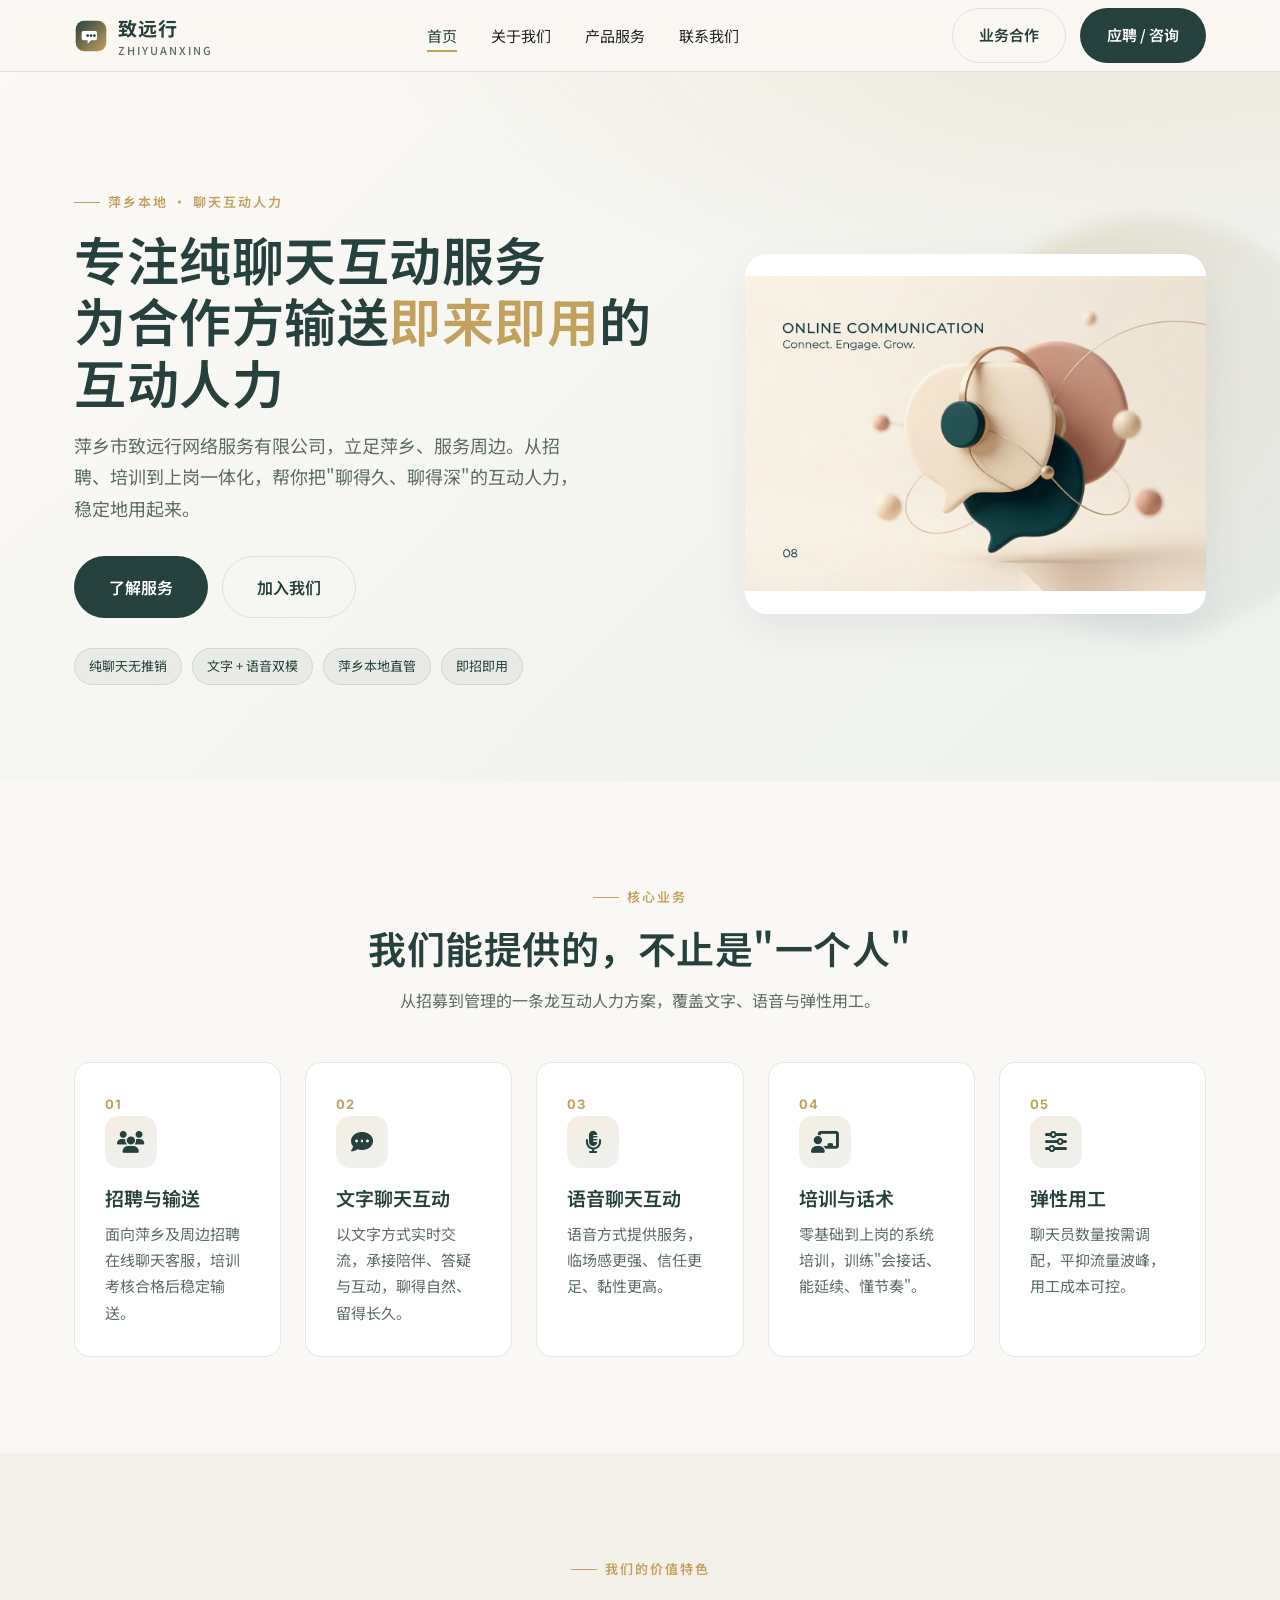
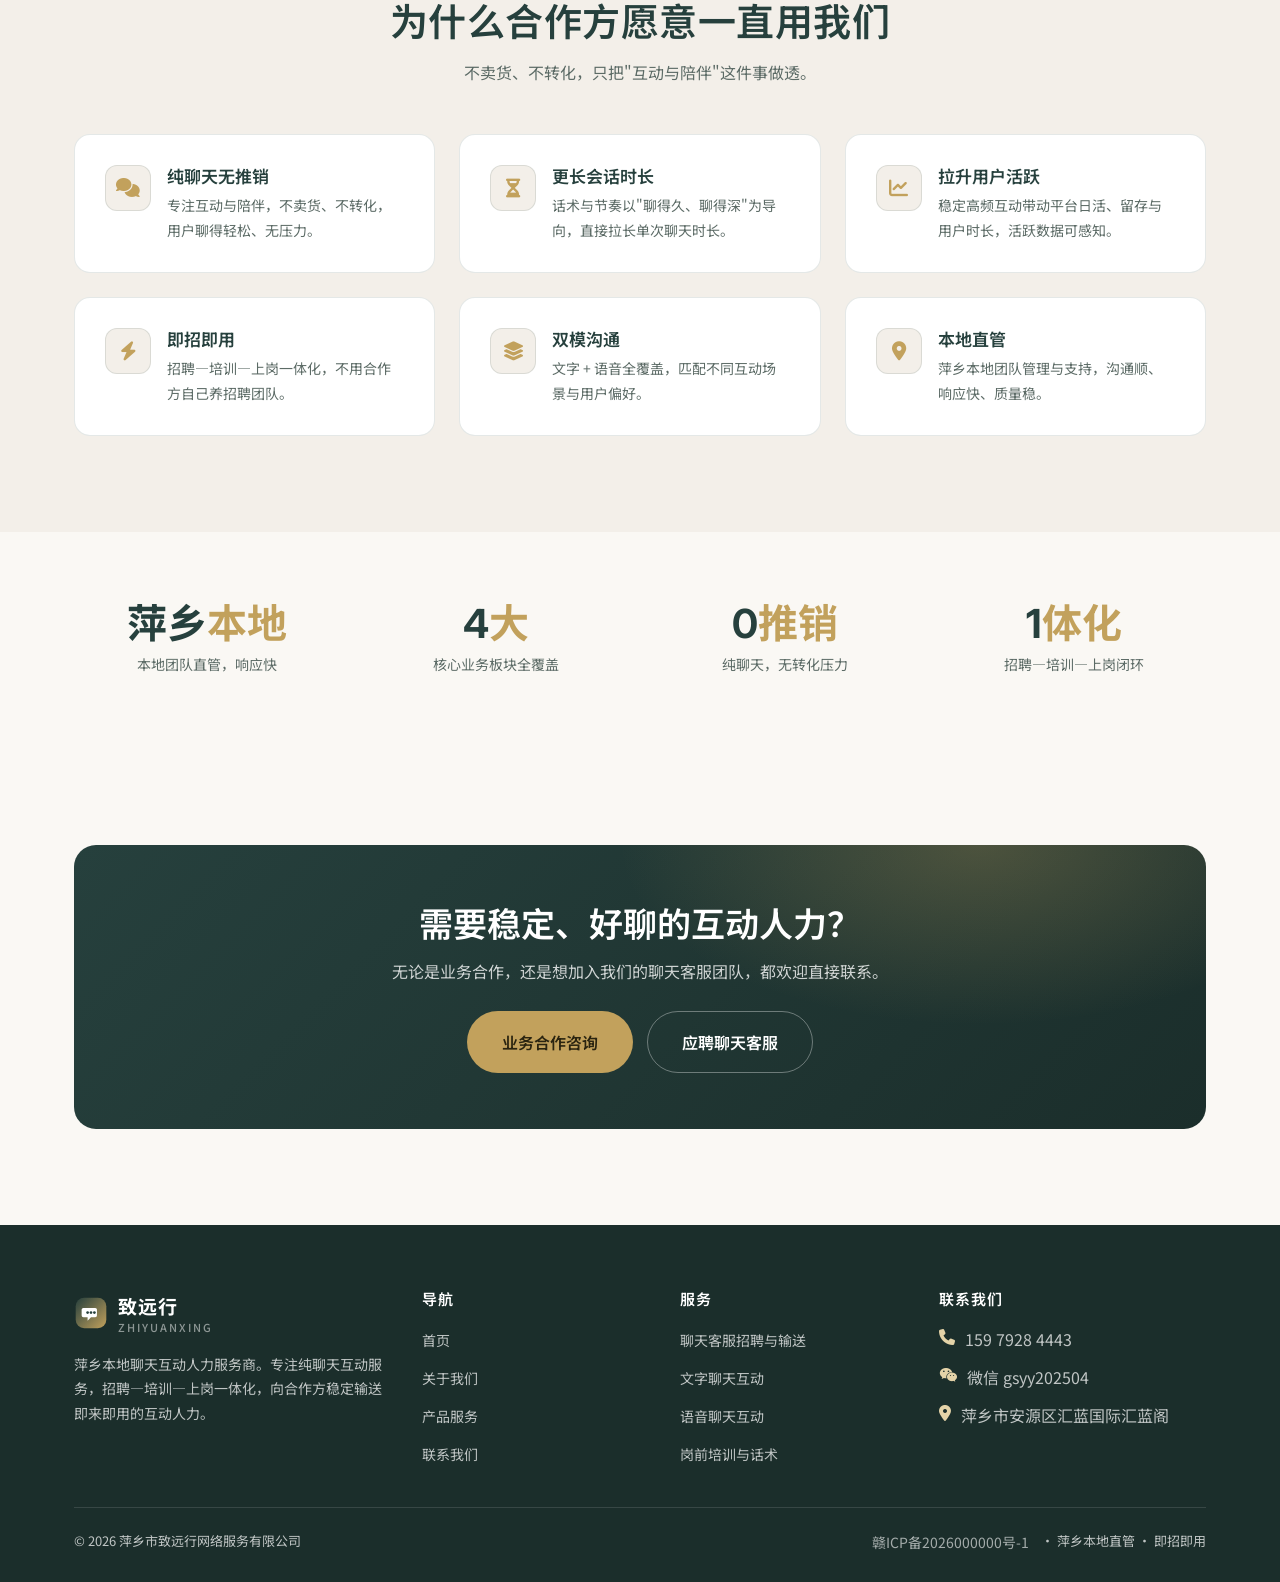
<file: index.html>
<!DOCTYPE html>
<html lang="zh-CN">
<head>
  <meta charset="UTF-8" />
  <meta name="viewport" content="width=device-width, initial-scale=1.0" />
  <title>萍乡市致远行网络服务有限公司 · 专注纯聊天互动人力服务</title>
  <meta name="description" content="萍乡市致远行网络服务有限公司——萍乡本地聊天互动人力服务商。提供聊天客服招聘与输送、文字/语音聊天互动、岗前培训与话术支持、弹性用工管理，招聘—培训—上岗一体化，即招即用。" />
  <meta name="keywords" content="聊天客服,客服招聘,聊天互动,语音聊天,萍乡客服,人力输送,致远行" />
  <meta name="theme-color" content="#26403D" />
  <meta property="og:title" content="萍乡市致远行网络服务有限公司" />
  <meta property="og:description" content="萍乡本地聊天互动人力服务商 · 纯聊天无推销 · 即招即用" />
  <meta property="og:type" content="website" />
  <meta property="og:image" content="https://474290.github.io/zhiyuanxing-website/assets/hero.png" />
  <meta property="og:image:width" content="1536" />
  <meta property="og:image:height" content="1024" />
  <meta property="og:image:alt" content="致远行在线聊天互动人力服务" />
  <meta name="twitter:card" content="summary_large_image" />
  <meta name="twitter:image" content="https://474290.github.io/zhiyuanxing-website/assets/hero.png" />
  <link rel="icon" type="image/svg+xml" href="assets/favicon.svg" />
  <link rel="preconnect" href="https://fonts.googleapis.com" />
  <link rel="preconnect" href="https://fonts.gstatic.com" crossorigin />
  <link href="https://fonts.googleapis.com/css2?family=Inter:wght@400;500;600;700&family=Noto+Sans+SC:wght@400;500;700&display=swap" rel="stylesheet" />
  <link rel="stylesheet" href="https://cdnjs.cloudflare.com/ajax/libs/font-awesome/6.5.2/css/all.min.css" />
  <link rel="stylesheet" href="css/style.css" />
</head>
<body data-page="home">

  <!-- 导航 -->
  <header class="nav">
    <div class="container nav__inner">
      <a class="brand" href="index.html" aria-label="致远行首页">
        <svg viewBox="0 0 40 40" width="34" height="34" aria-hidden="true">
          <defs><linearGradient id="lg-nav" x1="0" y1="0" x2="1" y2="1"><stop offset="0" stop-color="#26403D"/><stop offset="1" stop-color="#C2A15C"/></linearGradient></defs>
          <rect x="2" y="2" width="36" height="36" rx="10" fill="url(#lg-nav)"/>
          <path d="M11 14h14a2 2 0 0 1 2 2v7a2 2 0 0 1-2 2h-5l-4 4v-4h-5a2 2 0 0 1-2-2v-7a2 2 0 0 1 2-2z" fill="#fff"/>
          <circle cx="16" cy="19.5" r="1.6" fill="#26403D"/><circle cx="20" cy="19.5" r="1.6" fill="#26403D"/><circle cx="24" cy="19.5" r="1.6" fill="#26403D"/>
        </svg>
        <span>致远行<small>ZHIYUANXING</small></span>
      </a>
      <ul class="nav__links">
        <li><a href="index.html" data-nav="home">首页</a></li>
        <li><a href="about.html" data-nav="about">关于我们</a></li>
        <li><a href="services.html" data-nav="services">产品服务</a></li>
        <li><a href="contact.html" data-nav="contact">联系我们</a></li>
      </ul>
      <div class="nav__cta">
        <a href="contact.html" class="btn btn-ghost">业务合作</a>
        <a href="contact.html#recruit" class="btn btn-primary">应聘 / 咨询</a>
        <button class="nav__toggle" aria-label="打开菜单"><span></span><span></span><span></span></button>
      </div>
    </div>
  </header>

  <!-- Hero -->
  <section class="hero">
    <div class="container hero__grid">
      <div class="reveal">
        <span class="eyebrow">萍乡本地 · 聊天互动人力</span>
        <h1>专注纯聊天互动服务<br />为合作方输送<span class="hl">即来即用</span>的互动人力</h1>
        <p class="hero__sub">萍乡市致远行网络服务有限公司，立足萍乡、服务周边。从招聘、培训到上岗一体化，帮你把"聊得久、聊得深"的互动人力，稳定地用起来。</p>
        <div class="hero__actions">
          <a href="services.html" class="btn btn-primary btn-lg">了解服务</a>
          <a href="contact.html#recruit" class="btn btn-ghost btn-lg">加入我们</a>
        </div>
        <div class="hero__tags">
          <span>纯聊天无推销</span><span>文字 + 语音双模</span><span>萍乡本地直管</span><span>即招即用</span>
        </div>
      </div>
      <div class="hero__visual reveal">
        <img src="assets/hero.png" alt="致远行在线聊天互动服务" />
      </div>
    </div>
  </section>

  <!-- 核心业务概览 -->
  <section class="section">
    <div class="container">
      <div class="center reveal">
        <span class="eyebrow">核心业务</span>
        <h2 class="section-title">我们能提供的，不止是"一个人"</h2>
        <p class="section-sub">从招募到管理的一条龙互动人力方案，覆盖文字、语音与弹性用工。</p>
      </div>
      <div class="grid grid-5">
        <article class="card biz-card reveal">
          <div class="num">01</div>
          <div class="card__icon"><i class="fa-solid fa-users"></i></div>
          <h3>招聘与输送</h3>
          <p>面向萍乡及周边招聘在线聊天客服，培训考核合格后稳定输送。</p>
        </article>
        <article class="card biz-card reveal">
          <div class="num">02</div>
          <div class="card__icon"><i class="fa-solid fa-comment-dots"></i></div>
          <h3>文字聊天互动</h3>
          <p>以文字方式实时交流，承接陪伴、答疑与互动，聊得自然、留得长久。</p>
        </article>
        <article class="card biz-card reveal">
          <div class="num">03</div>
          <div class="card__icon"><i class="fa-solid fa-microphone-lines"></i></div>
          <h3>语音聊天互动</h3>
          <p>语音方式提供服务，临场感更强、信任更足、黏性更高。</p>
        </article>
        <article class="card biz-card reveal">
          <div class="num">04</div>
          <div class="card__icon"><i class="fa-solid fa-chalkboard-user"></i></div>
          <h3>培训与话术</h3>
          <p>零基础到上岗的系统培训，训练"会接话、能延续、懂节奏"。</p>
        </article>
        <article class="card biz-card reveal">
          <div class="num">05</div>
          <div class="card__icon"><i class="fa-solid fa-sliders"></i></div>
          <h3>弹性用工</h3>
          <p>聊天员数量按需调配，平抑流量波峰，用工成本可控。</p>
        </article>
      </div>
    </div>
  </section>

  <!-- 价值特色 -->
  <section class="section section--alt">
    <div class="container">
      <div class="center reveal">
        <span class="eyebrow">我们的价值特色</span>
        <h2 class="section-title">为什么合作方愿意一直用我们</h2>
        <p class="section-sub">不卖货、不转化，只把"互动与陪伴"这件事做透。</p>
      </div>
      <div class="grid grid-3">
        <div class="card reveal"><div class="feature"><div class="feature__ico"><i class="fa-solid fa-comments"></i></div><div><h3>纯聊天无推销</h3><p>专注互动与陪伴，不卖货、不转化，用户聊得轻松、无压力。</p></div></div></div>
        <div class="card reveal"><div class="feature"><div class="feature__ico"><i class="fa-solid fa-hourglass-half"></i></div><div><h3>更长会话时长</h3><p>话术与节奏以"聊得久、聊得深"为导向，直接拉长单次聊天时长。</p></div></div></div>
        <div class="card reveal"><div class="feature"><div class="feature__ico"><i class="fa-solid fa-chart-line"></i></div><div><h3>拉升用户活跃</h3><p>稳定高频互动带动平台日活、留存与用户时长，活跃数据可感知。</p></div></div></div>
        <div class="card reveal"><div class="feature"><div class="feature__ico"><i class="fa-solid fa-bolt"></i></div><div><h3>即招即用</h3><p>招聘—培训—上岗一体化，不用合作方自己养招聘团队。</p></div></div></div>
        <div class="card reveal"><div class="feature"><div class="feature__ico"><i class="fa-solid fa-layer-group"></i></div><div><h3>双模沟通</h3><p>文字 + 语音全覆盖，匹配不同互动场景与用户偏好。</p></div></div></div>
        <div class="card reveal"><div class="feature"><div class="feature__ico"><i class="fa-solid fa-location-dot"></i></div><div><h3>本地直管</h3><p>萍乡本地团队管理与支持，沟通顺、响应快、质量稳。</p></div></div></div>
      </div>
    </div>
  </section>

  <!-- 信任带 -->
  <section class="section--tight">
    <div class="container">
      <div class="stats reveal">
        <div class="stat"><div class="n">萍乡<span>本地</span></div><div class="l">本地团队直管，响应快</div></div>
        <div class="stat"><div class="n">4<span>大</span></div><div class="l">核心业务板块全覆盖</div></div>
        <div class="stat"><div class="n">0<span>推销</span></div><div class="l">纯聊天，无转化压力</div></div>
        <div class="stat"><div class="n">1<span>体化</span></div><div class="l">招聘—培训—上岗闭环</div></div>
      </div>
    </div>
  </section>

  <!-- CTA -->
  <section class="section">
    <div class="container">
      <div class="cta-band reveal">
        <h2>需要稳定、好聊的互动人力？</h2>
        <p>无论是业务合作，还是想加入我们的聊天客服团队，都欢迎直接联系。</p>
        <div class="hero__actions">
          <a href="contact.html" class="btn btn-accent btn-lg">业务合作咨询</a>
          <a href="contact.html#recruit" class="btn btn-ghost btn-lg">应聘聊天客服</a>
        </div>
      </div>
    </div>
  </section>

  <!-- 页脚 -->
  <footer class="footer">
    <div class="container">
      <div class="footer__grid">
        <div>
          <div class="brand">
            <svg viewBox="0 0 40 40" width="32" height="32" aria-hidden="true">
              <defs><linearGradient id="lg-foot" x1="0" y1="0" x2="1" y2="1"><stop offset="0" stop-color="#26403D"/><stop offset="1" stop-color="#C2A15C"/></linearGradient></defs>
              <rect x="2" y="2" width="36" height="36" rx="10" fill="url(#lg-foot)"/>
              <path d="M11 14h14a2 2 0 0 1 2 2v7a2 2 0 0 1-2 2h-5l-4 4v-4h-5a2 2 0 0 1-2-2v-7a2 2 0 0 1 2-2z" fill="#fff"/>
              <circle cx="16" cy="19.5" r="1.6" fill="#26403D"/><circle cx="20" cy="19.5" r="1.6" fill="#26403D"/><circle cx="24" cy="19.5" r="1.6" fill="#26403D"/>
            </svg>
            <span>致远行<small>ZHIYUANXING</small></span>
          </div>
          <p>萍乡本地聊天互动人力服务商。专注纯聊天互动服务，招聘—培训—上岗一体化，向合作方稳定输送即来即用的互动人力。</p>
        </div>
        <div>
          <h4>导航</h4>
          <ul>
            <li><a href="index.html">首页</a></li>
            <li><a href="about.html">关于我们</a></li>
            <li><a href="services.html">产品服务</a></li>
            <li><a href="contact.html">联系我们</a></li>
          </ul>
        </div>
        <div>
          <h4>服务</h4>
          <ul>
            <li><a href="services.html">聊天客服招聘与输送</a></li>
            <li><a href="services.html">文字聊天互动</a></li>
            <li><a href="services.html">语音聊天互动</a></li>
            <li><a href="services.html">岗前培训与话术</a></li>
          </ul>
        </div>
        <div>
          <h4>联系我们</h4>
          <ul class="footer__contact">
            <li><i class="fa-solid fa-phone"></i><span>159 7928 4443</span></li>
            <li><i class="fa-brands fa-weixin"></i><span>微信 gsyy202504</span></li>
            <li><i class="fa-solid fa-location-dot"></i><span>萍乡市安源区汇蓝国际汇蓝阁</span></li>
          </ul>
        </div>
      </div>
      <div class="footer__bottom">
        <span>© <span data-year>2026</span> 萍乡市致远行网络服务有限公司</span>
        <span class="icp"><a href="https://beian.miit.gov.cn/" target="_blank" rel="noopener">赣ICP备2026000000号-1</a> · 萍乡本地直管 · 即招即用</span>
      </div>
    </div>
  </footer>

  <script src="js/main.js"></script>
</body>
</html>
</file>
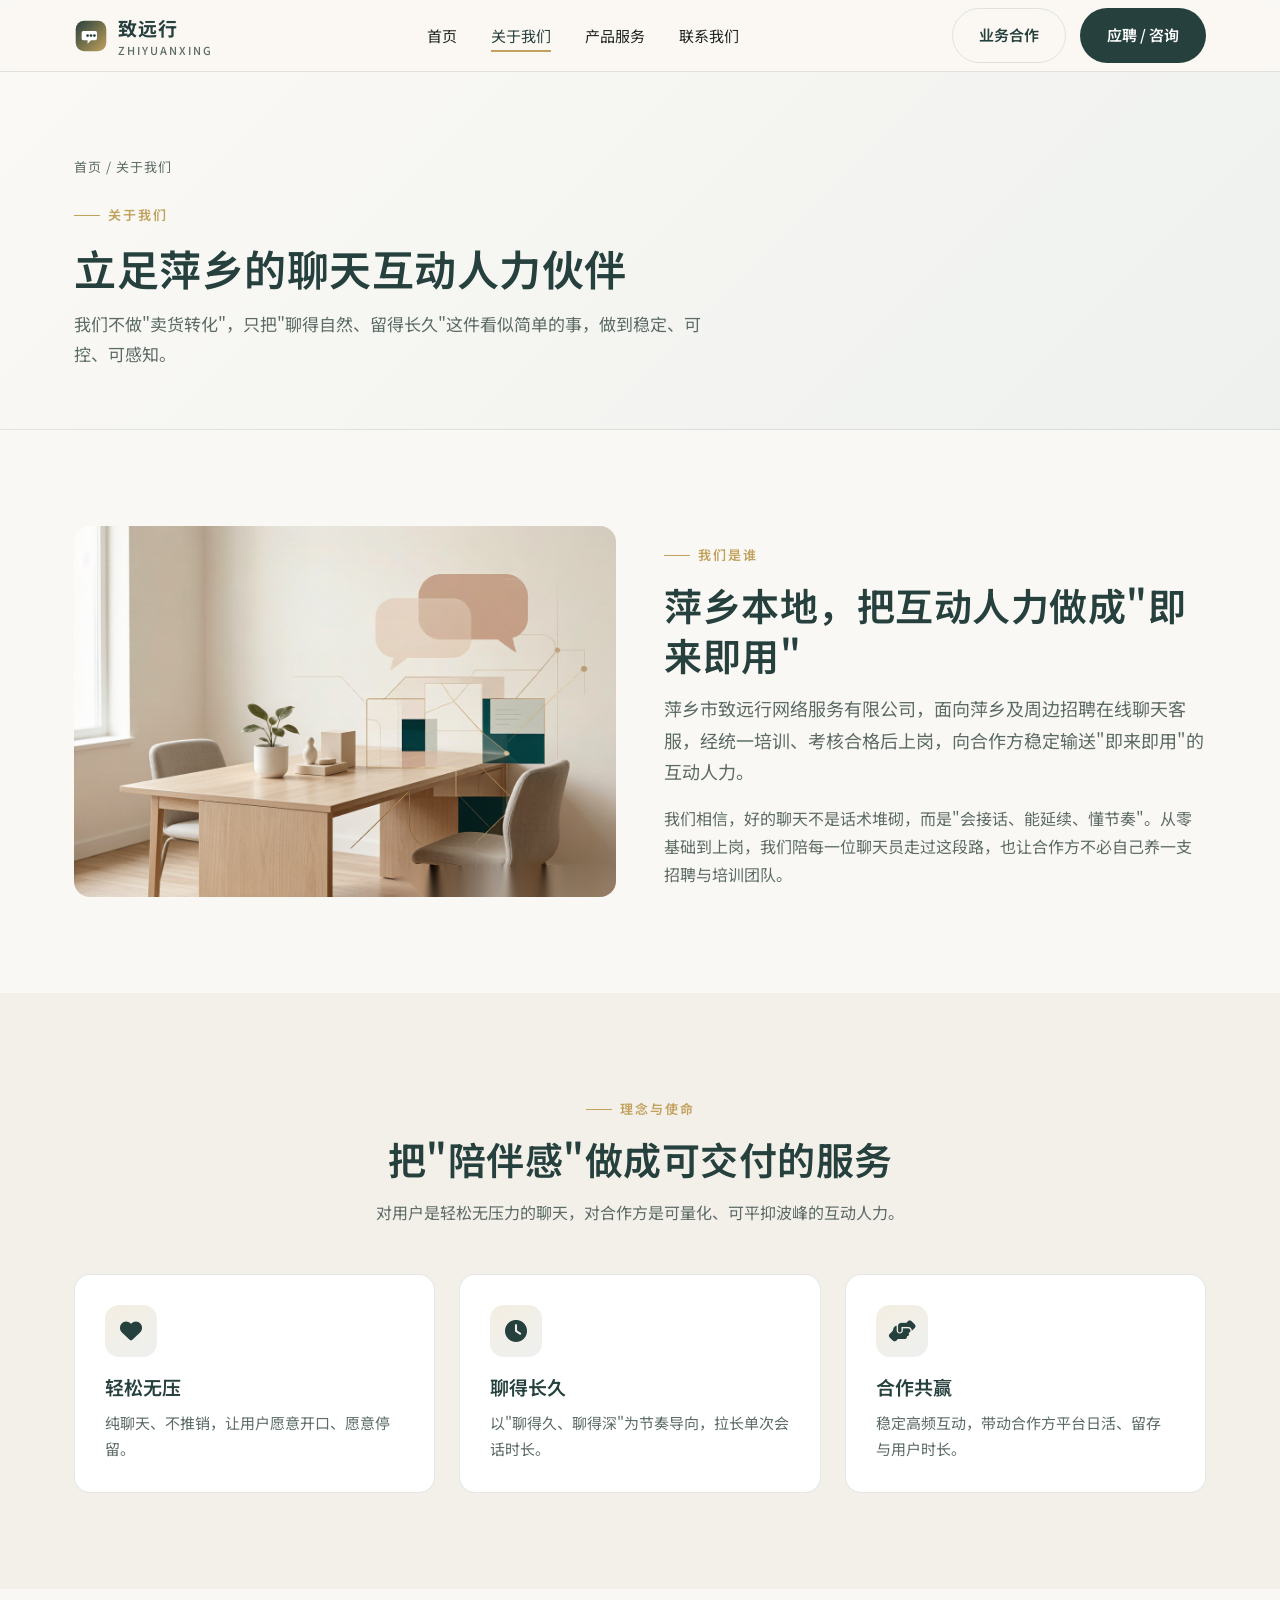
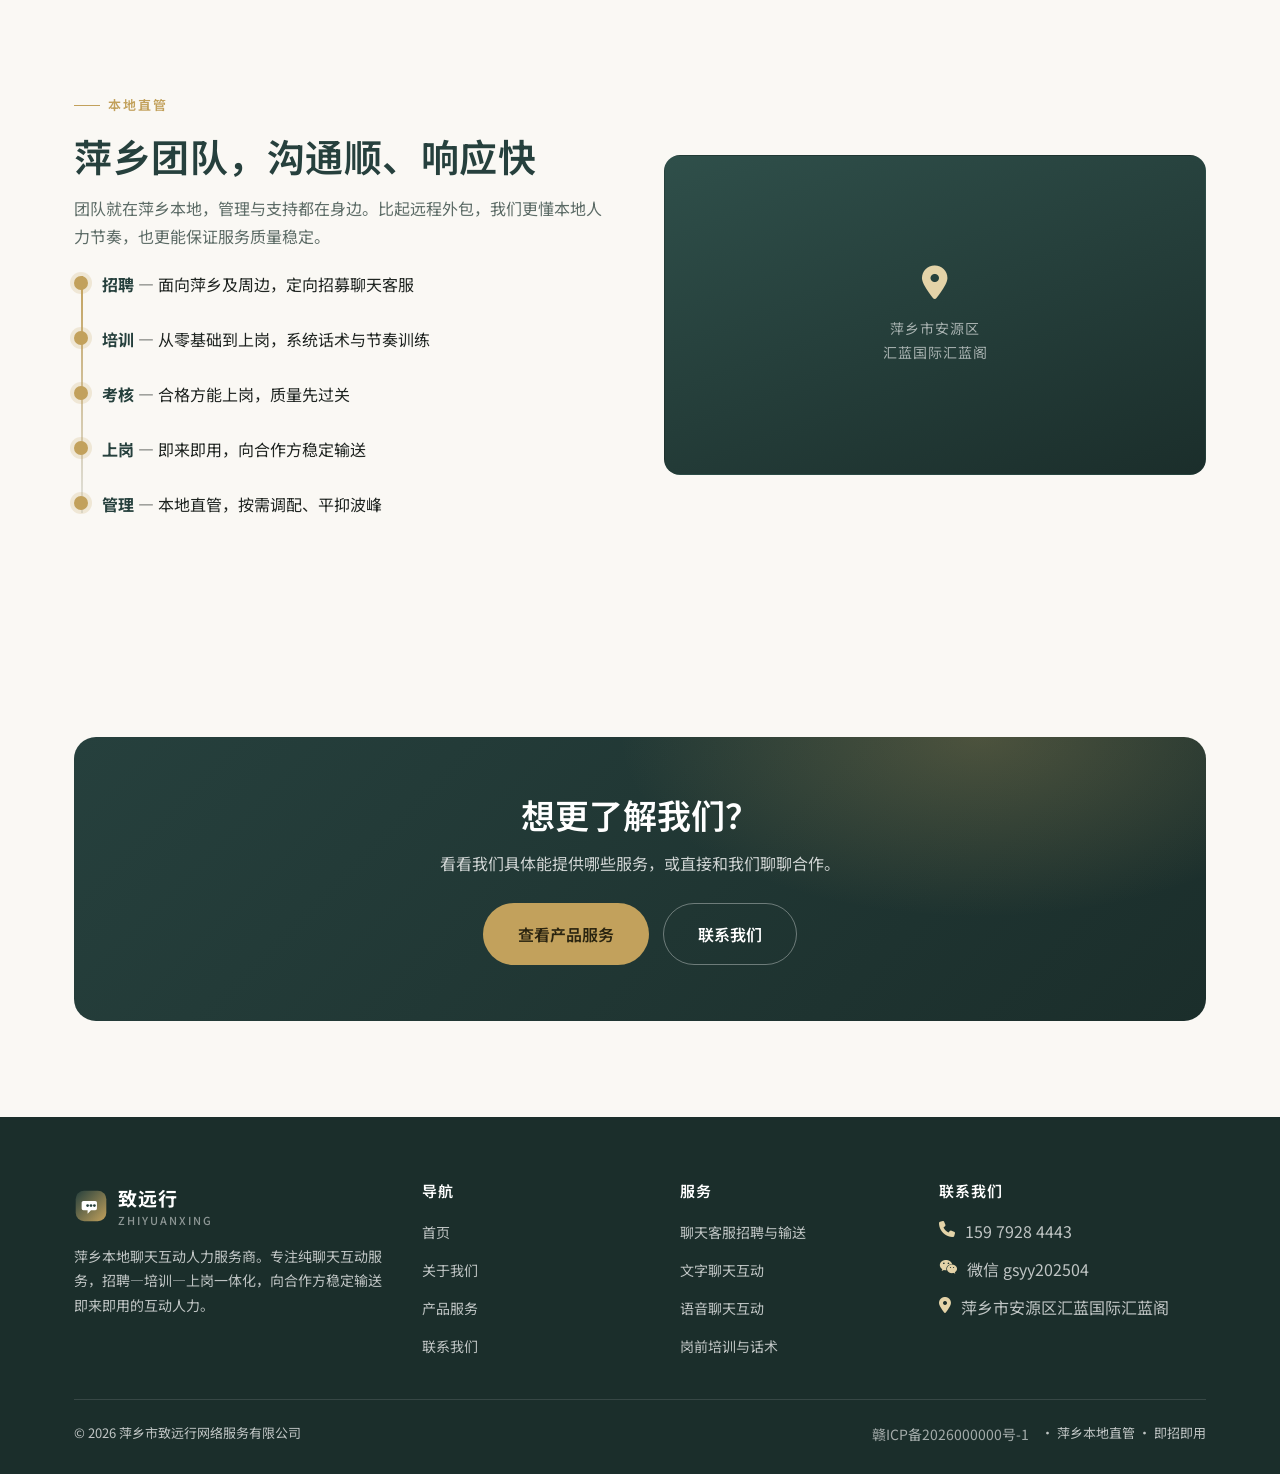
<file: about.html>
<!DOCTYPE html>
<html lang="zh-CN">
<head>
  <meta charset="UTF-8" />
  <meta name="viewport" content="width=device-width, initial-scale=1.0" />
  <title>关于我们 · 萍乡市致远行网络服务有限公司</title>
  <meta name="description" content="致远行立足萍乡，专注纯聊天互动人力服务。本地直管团队，招聘—培训—上岗一体化，为合作方稳定输送即来即用的互动人力。" />
  <meta name="keywords" content="致远行,萍乡客服公司,聊天互动,关于我们,本地团队" />
  <meta name="theme-color" content="#26403D" />
  <meta property="og:title" content="关于我们 · 萍乡市致远行网络服务有限公司" />
  <meta property="og:description" content="致远行立足萍乡，专注纯聊天互动人力服务 · 本地直管 · 即招即用" />
  <meta property="og:type" content="website" />
  <meta property="og:image" content="https://474290.github.io/zhiyuanxing-website/assets/hero.png" />
  <meta property="og:image:width" content="1536" />
  <meta property="og:image:height" content="1024" />
  <meta property="og:image:alt" content="致远行在线聊天互动人力服务" />
  <meta name="twitter:card" content="summary_large_image" />
  <meta name="twitter:image" content="https://474290.github.io/zhiyuanxing-website/assets/hero.png" />
  <link rel="icon" type="image/svg+xml" href="assets/favicon.svg" />
  <link rel="preconnect" href="https://fonts.googleapis.com" />
  <link rel="preconnect" href="https://fonts.gstatic.com" crossorigin />
  <link href="https://fonts.googleapis.com/css2?family=Inter:wght@400;500;600;700&family=Noto+Sans+SC:wght@400;500;700&display=swap" rel="stylesheet" />
  <link rel="stylesheet" href="https://cdnjs.cloudflare.com/ajax/libs/font-awesome/6.5.2/css/all.min.css" />
  <link rel="stylesheet" href="css/style.css" />
</head>
<body data-page="about">

  <header class="nav">
    <div class="container nav__inner">
      <a class="brand" href="index.html" aria-label="致远行首页">
        <svg viewBox="0 0 40 40" width="34" height="34" aria-hidden="true">
          <defs><linearGradient id="lg-nav" x1="0" y1="0" x2="1" y2="1"><stop offset="0" stop-color="#26403D"/><stop offset="1" stop-color="#C2A15C"/></linearGradient></defs>
          <rect x="2" y="2" width="36" height="36" rx="10" fill="url(#lg-nav)"/>
          <path d="M11 14h14a2 2 0 0 1 2 2v7a2 2 0 0 1-2 2h-5l-4 4v-4h-5a2 2 0 0 1-2-2v-7a2 2 0 0 1 2-2z" fill="#fff"/>
          <circle cx="16" cy="19.5" r="1.6" fill="#26403D"/><circle cx="20" cy="19.5" r="1.6" fill="#26403D"/><circle cx="24" cy="19.5" r="1.6" fill="#26403D"/>
        </svg>
        <span>致远行<small>ZHIYUANXING</small></span>
      </a>
      <ul class="nav__links">
        <li><a href="index.html" data-nav="home">首页</a></li>
        <li><a href="about.html" data-nav="about">关于我们</a></li>
        <li><a href="services.html" data-nav="services">产品服务</a></li>
        <li><a href="contact.html" data-nav="contact">联系我们</a></li>
      </ul>
      <div class="nav__cta">
        <a href="contact.html" class="btn btn-ghost">业务合作</a>
        <a href="contact.html#recruit" class="btn btn-primary">应聘 / 咨询</a>
        <button class="nav__toggle" aria-label="打开菜单"><span></span><span></span><span></span></button>
      </div>
    </div>
  </header>

  <section class="page-head">
    <div class="container reveal">
      <div class="crumbs"><a href="index.html">首页</a> / 关于我们</div>
      <span class="eyebrow">关于我们</span>
      <h1>立足萍乡的聊天互动人力伙伴</h1>
      <p>我们不做"卖货转化"，只把"聊得自然、留得长久"这件看似简单的事，做到稳定、可控、可感知。</p>
    </div>
  </section>

  <!-- 公司简介 -->
  <section class="section">
    <div class="container split">
      <div class="split__media reveal has-img">
        <img src="assets/about.png" alt="致远行团队与办公环境" />
      </div>
      <div class="reveal">
        <span class="eyebrow">我们是谁</span>
        <h2 class="section-title">萍乡本地，把互动人力做成"即来即用"</h2>
        <p class="lead" style="margin-bottom:16px;">萍乡市致远行网络服务有限公司，面向萍乡及周边招聘在线聊天客服，经统一培训、考核合格后上岗，向合作方稳定输送"即来即用"的互动人力。</p>
        <p style="color:var(--muted);">我们相信，好的聊天不是话术堆砌，而是"会接话、能延续、懂节奏"。从零基础到上岗，我们陪每一位聊天员走过这段路，也让合作方不必自己养一支招聘与培训团队。</p>
      </div>
    </div>
  </section>

  <!-- 理念 -->
  <section class="section section--alt">
    <div class="container">
      <div class="center reveal">
        <span class="eyebrow">理念与使命</span>
        <h2 class="section-title">把"陪伴感"做成可交付的服务</h2>
        <p class="section-sub">对用户是轻松无压力的聊天，对合作方是可量化、可平抑波峰的互动人力。</p>
      </div>
      <div class="grid grid-3">
        <div class="card reveal"><div class="card__icon"><i class="fa-solid fa-heart"></i></div><h3>轻松无压</h3><p>纯聊天、不推销，让用户愿意开口、愿意停留。</p></div>
        <div class="card reveal"><div class="card__icon"><i class="fa-solid fa-clock"></i></div><h3>聊得长久</h3><p>以"聊得久、聊得深"为节奏导向，拉长单次会话时长。</p></div>
        <div class="card reveal"><div class="card__icon"><i class="fa-solid fa-handshake-angle"></i></div><h3>合作共赢</h3><p>稳定高频互动，带动合作方平台日活、留存与用户时长。</p></div>
      </div>
    </div>
  </section>

  <!-- 本地直管 + 里程碑 -->
  <section class="section">
    <div class="container">
      <div class="split">
        <div class="reveal">
          <span class="eyebrow">本地直管</span>
          <h2 class="section-title">萍乡团队，沟通顺、响应快</h2>
          <p style="color:var(--muted);margin-bottom:20px;">团队就在萍乡本地，管理与支持都在身边。比起远程外包，我们更懂本地人力节奏，也更能保证服务质量稳定。</p>
          <ul class="timeline">
            <li><span class="yr">招聘</span> — 面向萍乡及周边，定向招募聊天客服</li>
            <li><span class="yr">培训</span> — 从零基础到上岗，系统话术与节奏训练</li>
            <li><span class="yr">考核</span> — 合格方能上岗，质量先过关</li>
            <li><span class="yr">上岗</span> — 即来即用，向合作方稳定输送</li>
            <li><span class="yr">管理</span> — 本地直管，按需调配、平抑波峰</li>
          </ul>
        </div>
        <div class="split__media reveal" style="background:linear-gradient(160deg,#2F4F4A,#1b2e2b);">
          <div style="text-align:center;">
            <i class="fa-solid fa-location-dot" style="font-size:34px;color:var(--accent-soft);"></i>
            <p class="ph" style="margin-top:14px;">萍乡市安源区<br />汇蓝国际汇蓝阁</p>
          </div>
        </div>
      </div>
    </div>
  </section>

  <!-- CTA -->
  <section class="section">
    <div class="container">
      <div class="cta-band reveal">
        <h2>想更了解我们？</h2>
        <p>看看我们具体能提供哪些服务，或直接和我们聊聊合作。</p>
        <div class="hero__actions">
          <a href="services.html" class="btn btn-accent btn-lg">查看产品服务</a>
          <a href="contact.html" class="btn btn-ghost btn-lg">联系我们</a>
        </div>
      </div>
    </div>
  </section>

  <footer class="footer">
    <div class="container">
      <div class="footer__grid">
        <div>
          <div class="brand">
            <svg viewBox="0 0 40 40" width="32" height="32" aria-hidden="true">
              <defs><linearGradient id="lg-foot" x1="0" y1="0" x2="1" y2="1"><stop offset="0" stop-color="#26403D"/><stop offset="1" stop-color="#C2A15C"/></linearGradient></defs>
              <rect x="2" y="2" width="36" height="36" rx="10" fill="url(#lg-foot)"/>
              <path d="M11 14h14a2 2 0 0 1 2 2v7a2 2 0 0 1-2 2h-5l-4 4v-4h-5a2 2 0 0 1-2-2v-7a2 2 0 0 1 2-2z" fill="#fff"/>
              <circle cx="16" cy="19.5" r="1.6" fill="#26403D"/><circle cx="20" cy="19.5" r="1.6" fill="#26403D"/><circle cx="24" cy="19.5" r="1.6" fill="#26403D"/>
            </svg>
            <span>致远行<small>ZHIYUANXING</small></span>
          </div>
          <p>萍乡本地聊天互动人力服务商。专注纯聊天互动服务，招聘—培训—上岗一体化，向合作方稳定输送即来即用的互动人力。</p>
        </div>
        <div>
          <h4>导航</h4>
          <ul>
            <li><a href="index.html">首页</a></li>
            <li><a href="about.html">关于我们</a></li>
            <li><a href="services.html">产品服务</a></li>
            <li><a href="contact.html">联系我们</a></li>
          </ul>
        </div>
        <div>
          <h4>服务</h4>
          <ul>
            <li><a href="services.html">聊天客服招聘与输送</a></li>
            <li><a href="services.html">文字聊天互动</a></li>
            <li><a href="services.html">语音聊天互动</a></li>
            <li><a href="services.html">岗前培训与话术</a></li>
          </ul>
        </div>
        <div>
          <h4>联系我们</h4>
          <ul class="footer__contact">
            <li><i class="fa-solid fa-phone"></i><span>159 7928 4443</span></li>
            <li><i class="fa-brands fa-weixin"></i><span>微信 gsyy202504</span></li>
            <li><i class="fa-solid fa-location-dot"></i><span>萍乡市安源区汇蓝国际汇蓝阁</span></li>
          </ul>
        </div>
      </div>
      <div class="footer__bottom">
        <span>© <span data-year>2026</span> 萍乡市致远行网络服务有限公司</span>
        <span class="icp"><a href="https://beian.miit.gov.cn/" target="_blank" rel="noopener">赣ICP备2026000000号-1</a> · 萍乡本地直管 · 即招即用</span>
      </div>
    </div>
  </footer>

  <script src="js/main.js"></script>
</body>
</html>
</file>
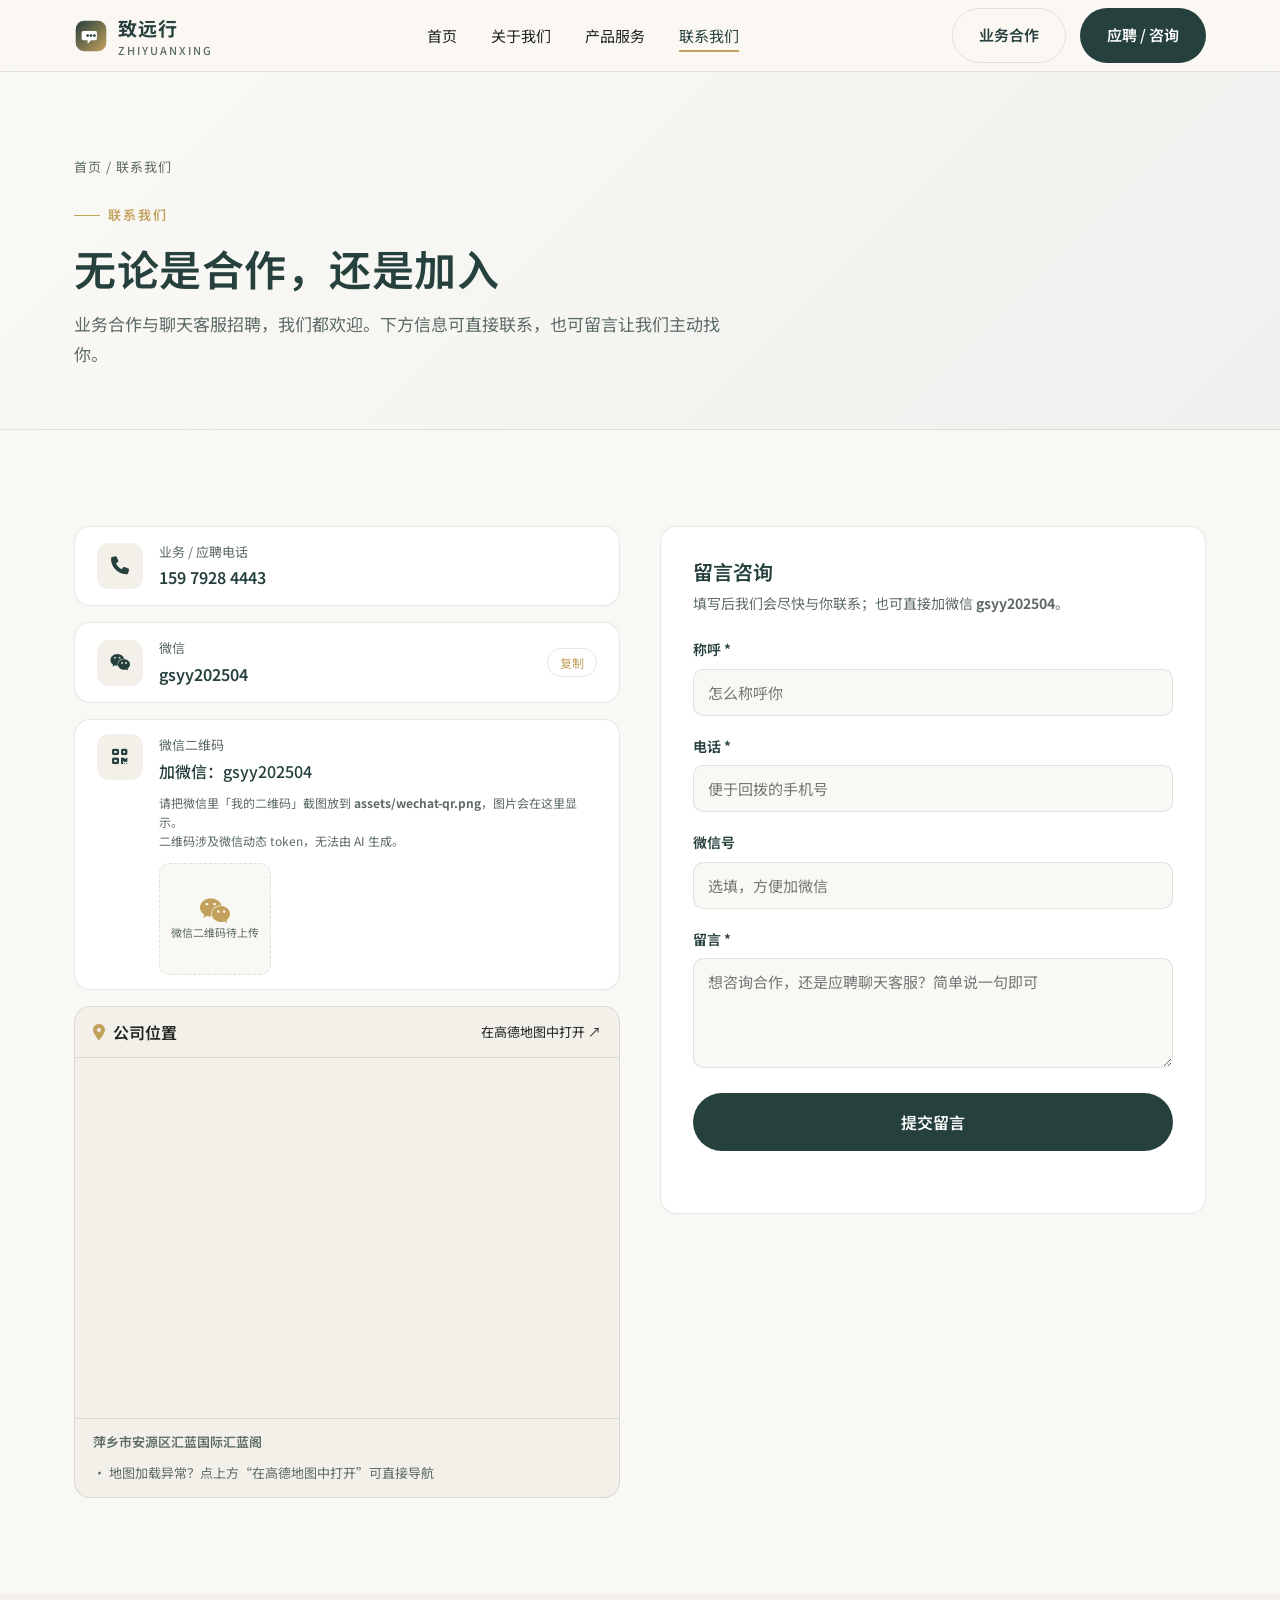
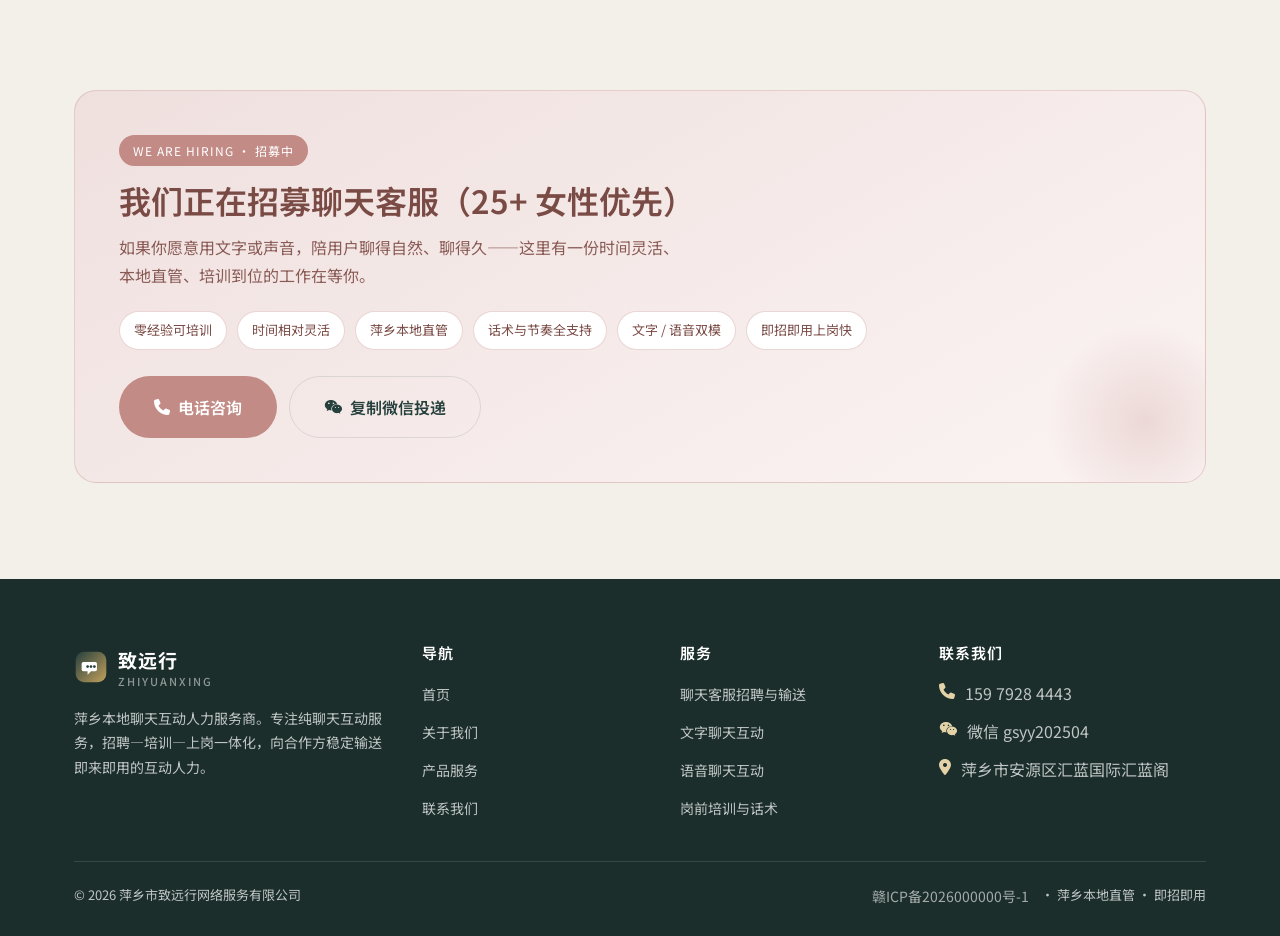
<file: contact.html>
<!DOCTYPE html>
<html lang="zh-CN">
<head>
  <meta charset="UTF-8" />
  <meta name="viewport" content="width=device-width, initial-scale=1.0" />
  <title>联系我们 · 萍乡市致远行网络服务有限公司</title>
  <meta name="description" content="联系萍乡市致远行网络服务有限公司：电话 159 7928 4443，微信 gsyy202504，地址 萍乡市安源区汇蓝国际汇蓝阁。业务合作与聊天客服招聘同步开放。" />
  <meta name="keywords" content="联系致远行,萍乡客服招聘,聊天客服应聘,15979284443,gsyy202504" />
  <meta name="theme-color" content="#26403D" />
  <meta property="og:title" content="联系我们 · 萍乡市致远行网络服务有限公司" />
  <meta property="og:description" content="电话 159 7928 4443 · 微信 gsyy202504 · 地址萍乡市安源区汇蓝国际汇蓝阁。业务合作与聊天客服招聘同步开放。" />
  <meta property="og:type" content="website" />
  <meta property="og:image" content="https://474290.github.io/zhiyuanxing-website/assets/hero.png" />
  <meta property="og:image:width" content="1536" />
  <meta property="og:image:height" content="1024" />
  <meta property="og:image:alt" content="致远行在线聊天互动人力服务" />
  <meta name="twitter:card" content="summary_large_image" />
  <meta name="twitter:image" content="https://474290.github.io/zhiyuanxing-website/assets/hero.png" />
  <link rel="icon" type="image/svg+xml" href="assets/favicon.svg" />
  <link rel="preconnect" href="https://fonts.googleapis.com" />
  <link rel="preconnect" href="https://fonts.gstatic.com" crossorigin />
  <link href="https://fonts.googleapis.com/css2?family=Inter:wght@400;500;600;700&family=Noto+Sans+SC:wght@400;500;700&display=swap" rel="stylesheet" />
  <link rel="stylesheet" href="https://cdnjs.cloudflare.com/ajax/libs/font-awesome/6.5.2/css/all.min.css" />
  <link rel="stylesheet" href="css/style.css" />
</head>
<body data-page="contact">

  <header class="nav">
    <div class="container nav__inner">
      <a class="brand" href="index.html" aria-label="致远行首页">
        <svg viewBox="0 0 40 40" width="34" height="34" aria-hidden="true">
          <defs><linearGradient id="lg-nav" x1="0" y1="0" x2="1" y2="1"><stop offset="0" stop-color="#26403D"/><stop offset="1" stop-color="#C2A15C"/></linearGradient></defs>
          <rect x="2" y="2" width="36" height="36" rx="10" fill="url(#lg-nav)"/>
          <path d="M11 14h14a2 2 0 0 1 2 2v7a2 2 0 0 1-2 2h-5l-4 4v-4h-5a2 2 0 0 1-2-2v-7a2 2 0 0 1 2-2z" fill="#fff"/>
          <circle cx="16" cy="19.5" r="1.6" fill="#26403D"/><circle cx="20" cy="19.5" r="1.6" fill="#26403D"/><circle cx="24" cy="19.5" r="1.6" fill="#26403D"/>
        </svg>
        <span>致远行<small>ZHIYUANXING</small></span>
      </a>
      <ul class="nav__links">
        <li><a href="index.html" data-nav="home">首页</a></li>
        <li><a href="about.html" data-nav="about">关于我们</a></li>
        <li><a href="services.html" data-nav="services">产品服务</a></li>
        <li><a href="contact.html" data-nav="contact">联系我们</a></li>
      </ul>
      <div class="nav__cta">
        <a href="contact.html" class="btn btn-ghost">业务合作</a>
        <a href="contact.html#recruit" class="btn btn-primary">应聘 / 咨询</a>
        <button class="nav__toggle" aria-label="打开菜单"><span></span><span></span><span></span></button>
      </div>
    </div>
  </header>

  <section class="page-head">
    <div class="container reveal">
      <div class="crumbs"><a href="index.html">首页</a> / 联系我们</div>
      <span class="eyebrow">联系我们</span>
      <h1>无论是合作，还是加入</h1>
      <p>业务合作与聊天客服招聘，我们都欢迎。下方信息可直接联系，也可留言让我们主动找你。</p>
    </div>
  </section>

  <!-- 联系方式 + 表单 -->
  <section class="section">
    <div class="container">
      <div class="contact-grid">
        <!-- 左：联系信息 -->
        <div class="reveal">
          <div class="info-card">
            <div class="ic"><i class="fa-solid fa-phone"></i></div>
            <div><div class="k">业务 / 应聘电话</div><div class="v"><a href="tel:15979284443">159 7928 4443</a></div></div>
          </div>
          <div class="info-card">
            <div class="ic"><i class="fa-brands fa-weixin"></i></div>
            <div><div class="k">微信</div><div class="v">gsyy202504</div></div>
            <button class="copy-btn" data-copy="gsyy202504">复制</button>
          </div>
          <div class="info-card" style="align-items:flex-start;">
            <div class="ic"><i class="fa-solid fa-qrcode"></i></div>
            <div>
              <div class="k">微信二维码</div>
              <div class="v" style="font-weight:500;">加微信：gsyy202504</div>
              <div class="qr-tip">请把微信里「我的二维码」截图放到 <b>assets/wechat-qr.png</b>，图片会在这里显示。<br />二维码涉及微信动态 token，无法由 AI 生成。</div>
              <div class="qr-frame" aria-label="微信二维码占位">
                <div class="qr-placeholder"><i class="fa-brands fa-weixin" style="font-size:28px;color:#C2A15C;"></i><br>微信二维码待上传</div>
              </div>
            </div>
          </div>
          <div class="map-wrap reveal">
            <div class="map-head">
              <h3><i class="fa-solid fa-location-dot"></i> 公司位置</h3>
              <a class="map-link" href="https://www.amap.com/search?query=%E8%90%8D%E4%B9%A1%E5%B8%82%E5%AE%89%E6%BA%90%E5%8C%BA%E6%B1%87%E8%93%9D%E5%9B%BD%E9%99%85%E6%B1%87%E8%93%9D%E9%98%81" target="_blank" rel="noopener">在高德地图中打开 ↗</a>
            </div>
            <div class="map-frame">
              <iframe
                src="https://www.amap.com/embed?marker=lnglat:113.848073,27.638003&zoom=16&city=%E8%90%8D%E4%B9%A1&callnative=0"
                width="100%" height="100%" frameborder="0"
                style="border:0;" allowfullscreen loading="lazy"
                referrerpolicy="no-referrer-when-downgrade"
                title="萍乡市致远行网络服务有限公司 位置地图"></iframe>
            </div>
            <div class="map-foot">
              <span><b>萍乡市安源区汇蓝国际汇蓝阁</b></span>
              <span>· 地图加载异常？点上方“在高德地图中打开”可直接导航</span>
            </div>
          </div>
        </div>

        <!-- 右：留言表单 -->
        <div class="reveal">
          <form class="form" data-contact-form>
            <h3>留言咨询</h3>
            <p class="hint">填写后我们会尽快与你联系；也可直接加微信 <b>gsyy202504</b>。</p>
            <div class="field">
              <label for="name">称呼 *</label>
              <input id="name" name="name" type="text" placeholder="怎么称呼你" required />
              <div class="err">请填写称呼</div>
            </div>
            <div class="field">
              <label for="phone">电话 *</label>
              <input id="phone" name="phone" type="tel" placeholder="便于回拨的手机号" required />
              <div class="err">请填写正确的电话</div>
            </div>
            <div class="field">
              <label for="wechat">微信号</label>
              <input id="wechat" name="wechat" type="text" placeholder="选填，方便加微信" />
              <div class="err"></div>
            </div>
            <div class="field">
              <label for="message">留言 *</label>
              <textarea id="message" name="message" placeholder="想咨询合作，还是应聘聊天客服？简单说一句即可" required></textarea>
              <div class="err">请填写留言内容</div>
            </div>
            <button type="submit" class="btn btn-primary btn-lg" style="width:100%;">提交留言</button>
            <div class="form__msg" role="status"></div>
          </form>
        </div>
      </div>
    </div>
  </section>

  <!-- 招聘海报区块 -->
  <section class="section section--alt" id="recruit">
    <div class="container">
      <div class="recruit reveal">
        <span class="tag">WE ARE HIRING · 招募中</span>
        <h2>我们正在招募聊天客服（25+ 女性优先）</h2>
        <p>如果你愿意用文字或声音，陪用户聊得自然、聊得久——这里有一份时间灵活、本地直管、培训到位的工作在等你。</p>
        <div class="recruit__points">
          <span>零经验可培训</span>
          <span>时间相对灵活</span>
          <span>萍乡本地直管</span>
          <span>话术与节奏全支持</span>
          <span>文字 / 语音双模</span>
          <span>即招即用上岗快</span>
        </div>
        <div class="hero__actions">
          <a href="tel:15979284443" class="btn btn-rose btn-lg"><i class="fa-solid fa-phone"></i> 电话咨询</a>
          <button class="btn btn-ghost btn-lg" data-copy="gsyy202504"><i class="fa-brands fa-weixin"></i> 复制微信投递</button>
        </div>
      </div>
    </div>
  </section>

  <footer class="footer">
    <div class="container">
      <div class="footer__grid">
        <div>
          <div class="brand">
            <svg viewBox="0 0 40 40" width="32" height="32" aria-hidden="true">
              <defs><linearGradient id="lg-foot" x1="0" y1="0" x2="1" y2="1"><stop offset="0" stop-color="#26403D"/><stop offset="1" stop-color="#C2A15C"/></linearGradient></defs>
              <rect x="2" y="2" width="36" height="36" rx="10" fill="url(#lg-foot)"/>
              <path d="M11 14h14a2 2 0 0 1 2 2v7a2 2 0 0 1-2 2h-5l-4 4v-4h-5a2 2 0 0 1-2-2v-7a2 2 0 0 1 2-2z" fill="#fff"/>
              <circle cx="16" cy="19.5" r="1.6" fill="#26403D"/><circle cx="20" cy="19.5" r="1.6" fill="#26403D"/><circle cx="24" cy="19.5" r="1.6" fill="#26403D"/>
            </svg>
            <span>致远行<small>ZHIYUANXING</small></span>
          </div>
          <p>萍乡本地聊天互动人力服务商。专注纯聊天互动服务，招聘—培训—上岗一体化，向合作方稳定输送即来即用的互动人力。</p>
        </div>
        <div>
          <h4>导航</h4>
          <ul>
            <li><a href="index.html">首页</a></li>
            <li><a href="about.html">关于我们</a></li>
            <li><a href="services.html">产品服务</a></li>
            <li><a href="contact.html">联系我们</a></li>
          </ul>
        </div>
        <div>
          <h4>服务</h4>
          <ul>
            <li><a href="services.html">聊天客服招聘与输送</a></li>
            <li><a href="services.html">文字聊天互动</a></li>
            <li><a href="services.html">语音聊天互动</a></li>
            <li><a href="services.html">岗前培训与话术</a></li>
          </ul>
        </div>
        <div>
          <h4>联系我们</h4>
          <ul class="footer__contact">
            <li><i class="fa-solid fa-phone"></i><span>159 7928 4443</span></li>
            <li><i class="fa-brands fa-weixin"></i><span>微信 gsyy202504</span></li>
            <li><i class="fa-solid fa-location-dot"></i><span>萍乡市安源区汇蓝国际汇蓝阁</span></li>
          </ul>
        </div>
      </div>
      <div class="footer__bottom">
        <span>© <span data-year>2026</span> 萍乡市致远行网络服务有限公司</span>
        <span class="icp"><a href="https://beian.miit.gov.cn/" target="_blank" rel="noopener">赣ICP备2026000000号-1</a> · 萍乡本地直管 · 即招即用</span>
      </div>
    </div>
  </footer>

  <script src="js/main.js"></script>
</body>
</html>
</file>
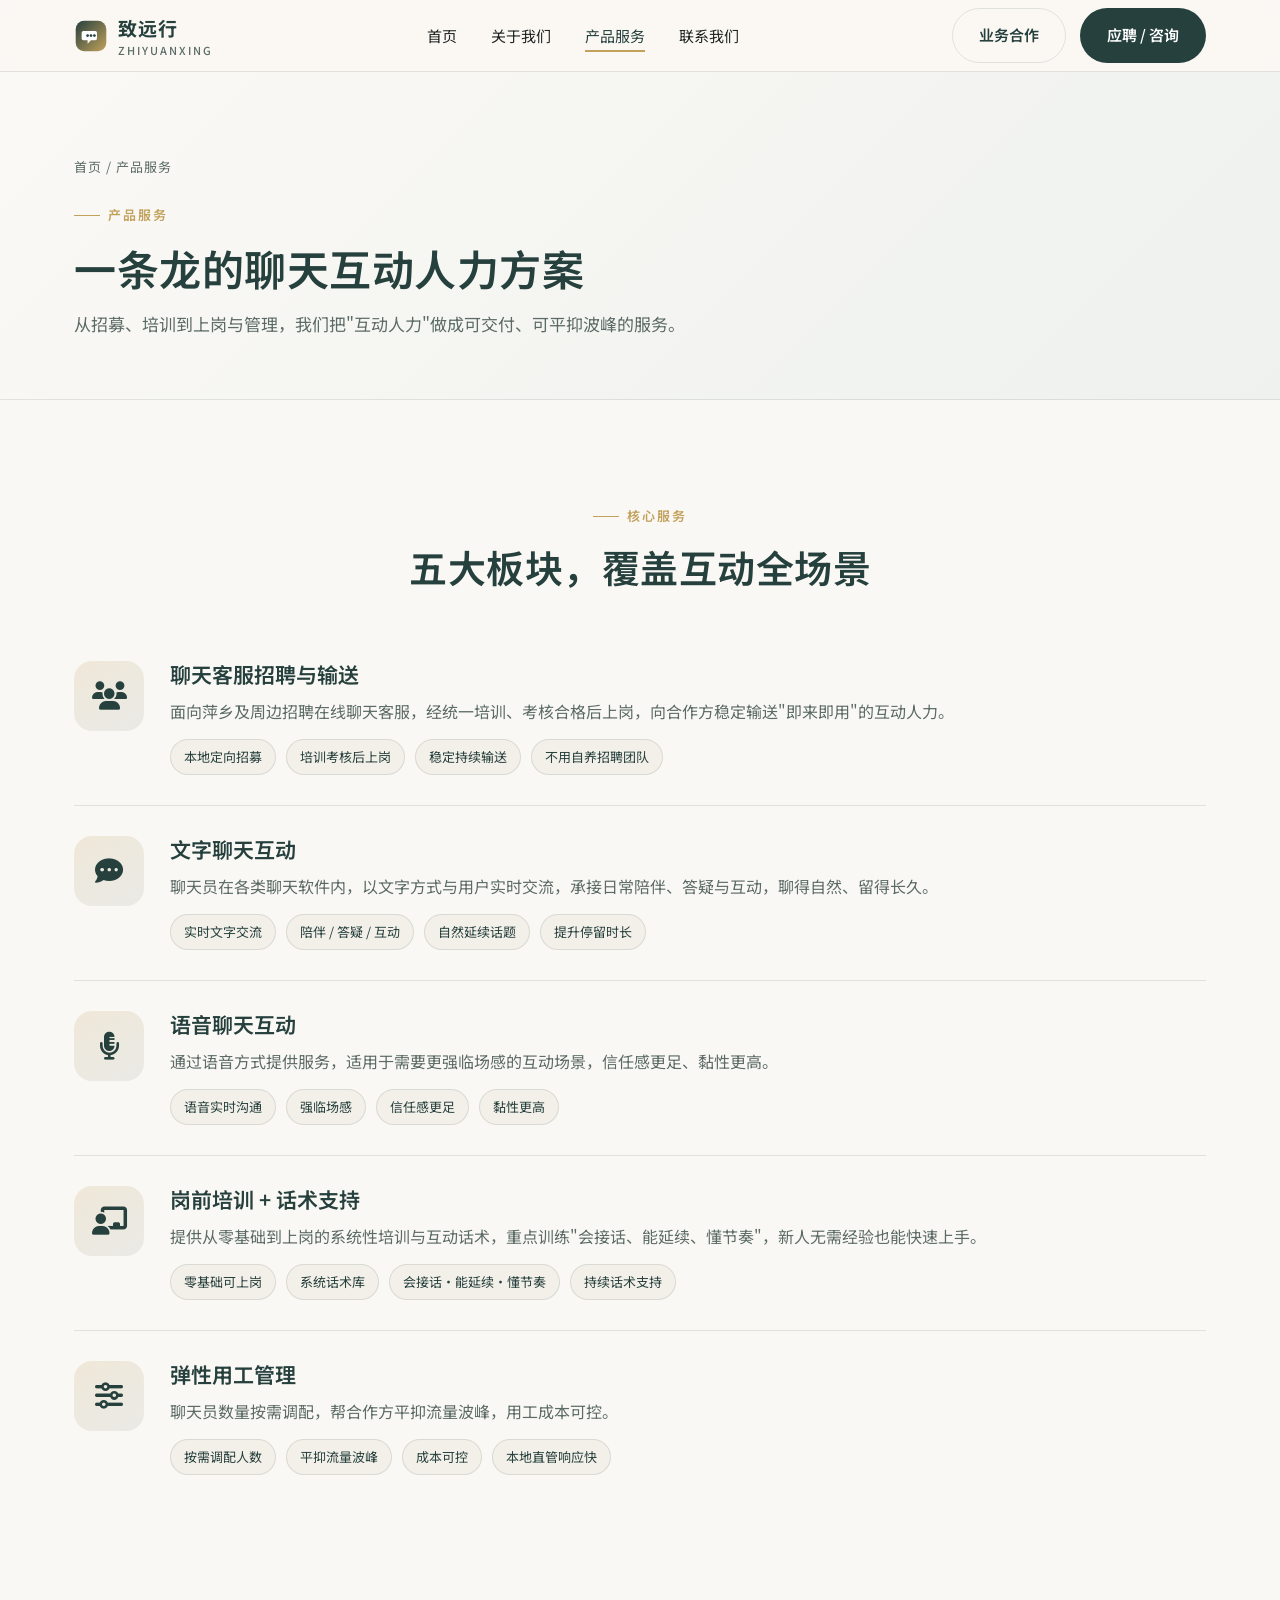
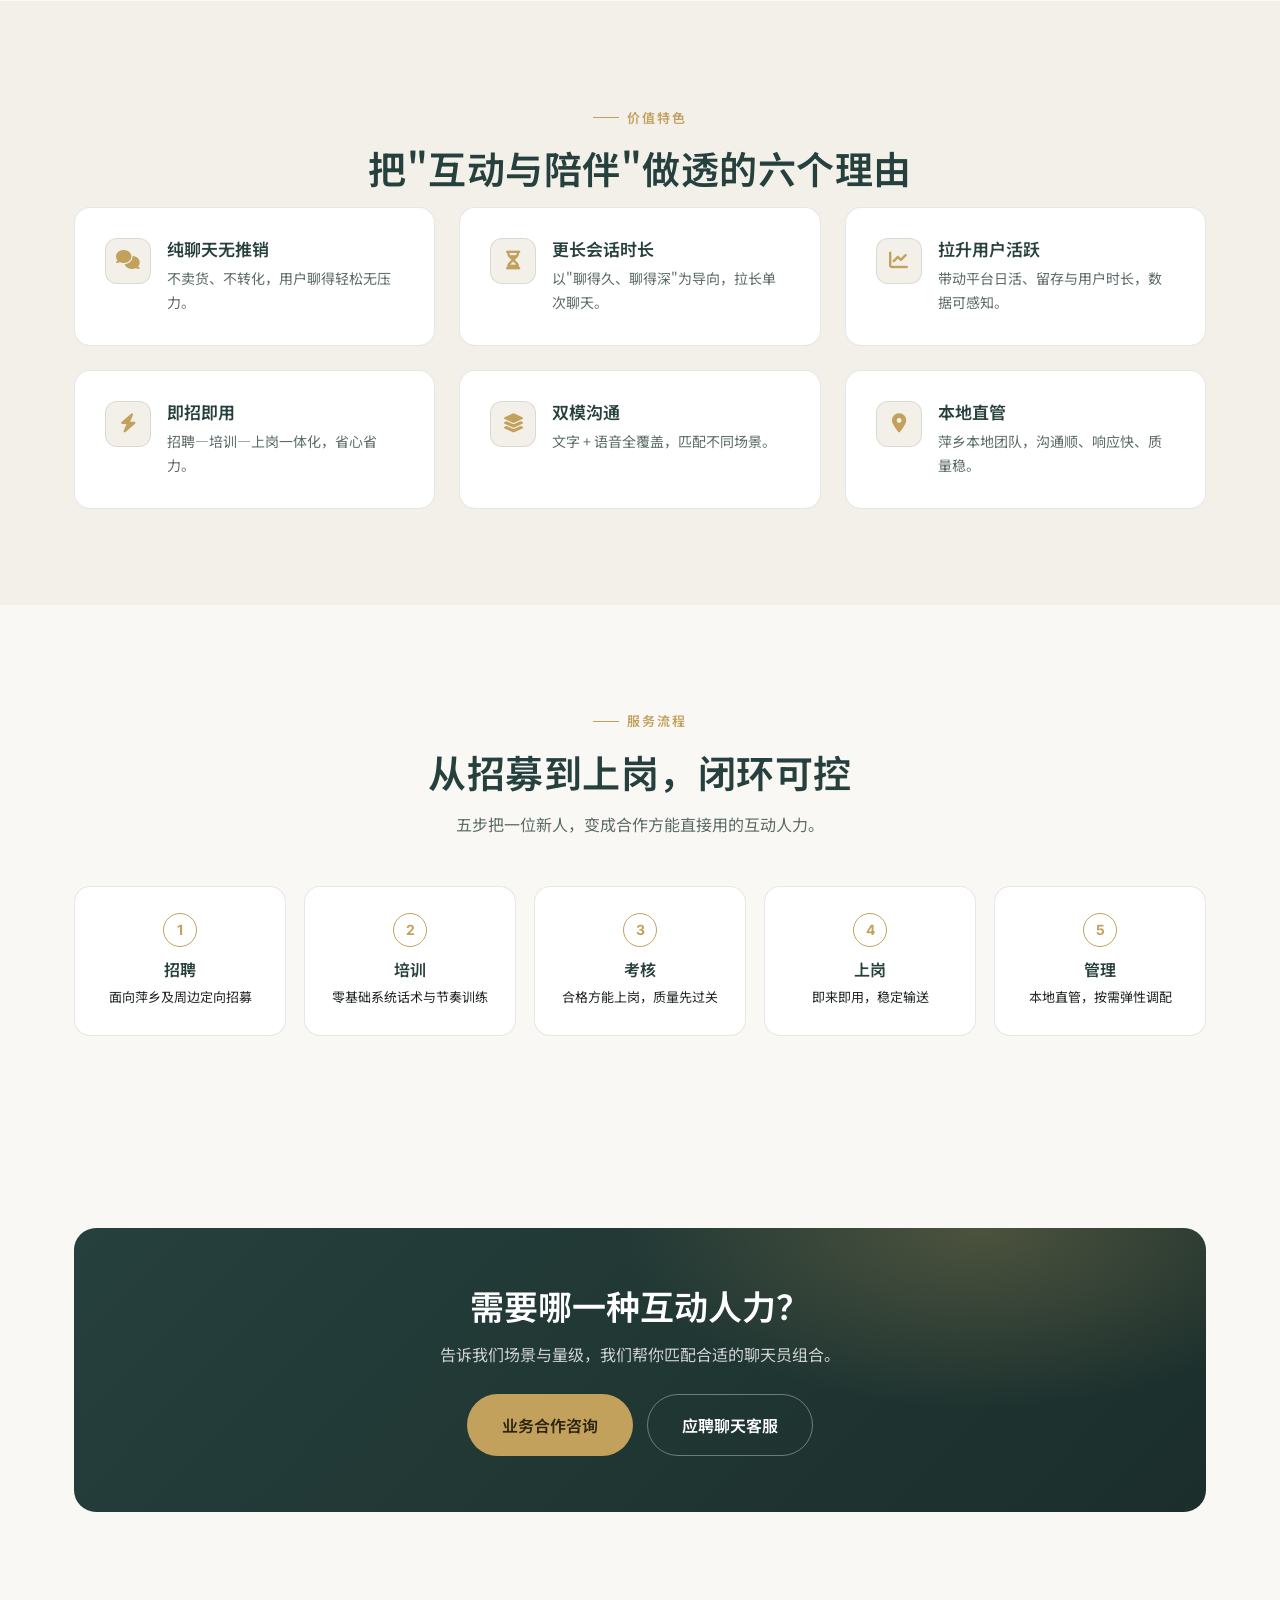
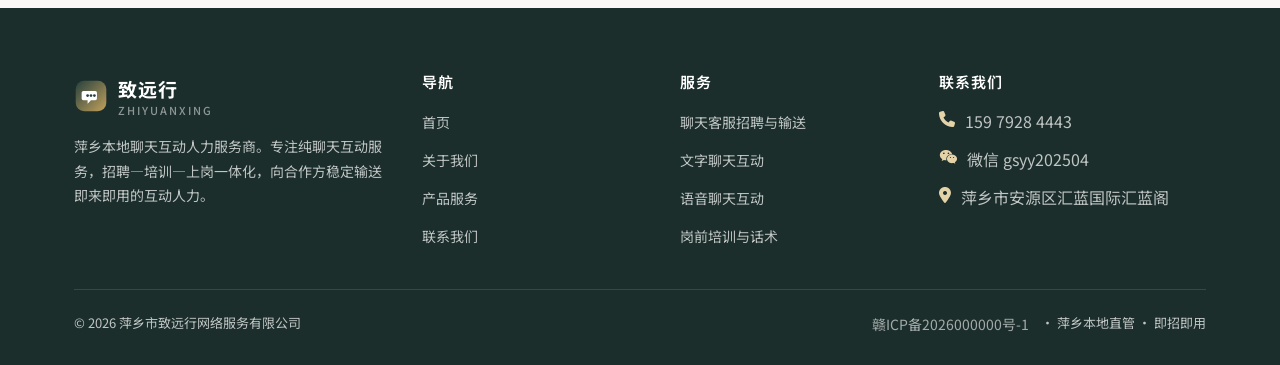
<file: services.html>
<!DOCTYPE html>
<html lang="zh-CN">
<head>
  <meta charset="UTF-8" />
  <meta name="viewport" content="width=device-width, initial-scale=1.0" />
  <title>产品服务 · 萍乡市致远行网络服务有限公司</title>
  <meta name="description" content="致远行提供聊天客服招聘与输送、文字/语音聊天互动、岗前培训与话术支持、弹性用工管理，纯聊天无推销，即招即用。" />
  <meta name="keywords" content="聊天客服,文字聊天,语音聊天,话术培训,弹性用工,萍乡人力" />
  <meta name="theme-color" content="#26403D" />
  <meta property="og:title" content="产品服务 · 萍乡市致远行网络服务有限公司" />
  <meta property="og:description" content="聊天客服招聘与输送、文字/语音聊天互动、岗前培训与话术支持、弹性用工管理 · 纯聊天无推销" />
  <meta property="og:type" content="website" />
  <meta property="og:image" content="https://474290.github.io/zhiyuanxing-website/assets/hero.png" />
  <meta property="og:image:width" content="1536" />
  <meta property="og:image:height" content="1024" />
  <meta property="og:image:alt" content="致远行在线聊天互动人力服务" />
  <meta name="twitter:card" content="summary_large_image" />
  <meta name="twitter:image" content="https://474290.github.io/zhiyuanxing-website/assets/hero.png" />
  <link rel="icon" type="image/svg+xml" href="assets/favicon.svg" />
  <link rel="preconnect" href="https://fonts.googleapis.com" />
  <link rel="preconnect" href="https://fonts.gstatic.com" crossorigin />
  <link href="https://fonts.googleapis.com/css2?family=Inter:wght@400;500;600;700&family=Noto+Sans+SC:wght@400;500;700&display=swap" rel="stylesheet" />
  <link rel="stylesheet" href="https://cdnjs.cloudflare.com/ajax/libs/font-awesome/6.5.2/css/all.min.css" />
  <link rel="stylesheet" href="css/style.css" />
</head>
<body data-page="services">

  <header class="nav">
    <div class="container nav__inner">
      <a class="brand" href="index.html" aria-label="致远行首页">
        <svg viewBox="0 0 40 40" width="34" height="34" aria-hidden="true">
          <defs><linearGradient id="lg-nav" x1="0" y1="0" x2="1" y2="1"><stop offset="0" stop-color="#26403D"/><stop offset="1" stop-color="#C2A15C"/></linearGradient></defs>
          <rect x="2" y="2" width="36" height="36" rx="10" fill="url(#lg-nav)"/>
          <path d="M11 14h14a2 2 0 0 1 2 2v7a2 2 0 0 1-2 2h-5l-4 4v-4h-5a2 2 0 0 1-2-2v-7a2 2 0 0 1 2-2z" fill="#fff"/>
          <circle cx="16" cy="19.5" r="1.6" fill="#26403D"/><circle cx="20" cy="19.5" r="1.6" fill="#26403D"/><circle cx="24" cy="19.5" r="1.6" fill="#26403D"/>
        </svg>
        <span>致远行<small>ZHIYUANXING</small></span>
      </a>
      <ul class="nav__links">
        <li><a href="index.html" data-nav="home">首页</a></li>
        <li><a href="about.html" data-nav="about">关于我们</a></li>
        <li><a href="services.html" data-nav="services">产品服务</a></li>
        <li><a href="contact.html" data-nav="contact">联系我们</a></li>
      </ul>
      <div class="nav__cta">
        <a href="contact.html" class="btn btn-ghost">业务合作</a>
        <a href="contact.html#recruit" class="btn btn-primary">应聘 / 咨询</a>
        <button class="nav__toggle" aria-label="打开菜单"><span></span><span></span><span></span></button>
      </div>
    </div>
  </header>

  <section class="page-head">
    <div class="container reveal">
      <div class="crumbs"><a href="index.html">首页</a> / 产品服务</div>
      <span class="eyebrow">产品服务</span>
      <h1>一条龙的聊天互动人力方案</h1>
      <p>从招募、培训到上岗与管理，我们把"互动人力"做成可交付、可平抑波峰的服务。</p>
    </div>
  </section>

  <!-- 五大服务 -->
  <section class="section">
    <div class="container">
      <div class="center reveal" style="margin-bottom:40px;">
        <span class="eyebrow">核心服务</span>
        <h2 class="section-title">五大板块，覆盖互动全场景</h2>
      </div>

      <div class="reveal">
        <div class="svc">
          <div class="ic"><i class="fa-solid fa-users"></i></div>
          <div>
            <h3>聊天客服招聘与输送</h3>
            <p>面向萍乡及周边招聘在线聊天客服，经统一培训、考核合格后上岗，向合作方稳定输送"即来即用"的互动人力。</p>
            <ul><li>本地定向招募</li><li>培训考核后上岗</li><li>稳定持续输送</li><li>不用自养招聘团队</li></ul>
          </div>
        </div>
        <div class="svc">
          <div class="ic"><i class="fa-solid fa-comment-dots"></i></div>
          <div>
            <h3>文字聊天互动</h3>
            <p>聊天员在各类聊天软件内，以文字方式与用户实时交流，承接日常陪伴、答疑与互动，聊得自然、留得长久。</p>
            <ul><li>实时文字交流</li><li>陪伴 / 答疑 / 互动</li><li>自然延续话题</li><li>提升停留时长</li></ul>
          </div>
        </div>
        <div class="svc">
          <div class="ic"><i class="fa-solid fa-microphone-lines"></i></div>
          <div>
            <h3>语音聊天互动</h3>
            <p>通过语音方式提供服务，适用于需要更强临场感的互动场景，信任感更足、黏性更高。</p>
            <ul><li>语音实时沟通</li><li>强临场感</li><li>信任感更足</li><li>黏性更高</li></ul>
          </div>
        </div>
        <div class="svc">
          <div class="ic"><i class="fa-solid fa-chalkboard-user"></i></div>
          <div>
            <h3>岗前培训 + 话术支持</h3>
            <p>提供从零基础到上岗的系统性培训与互动话术，重点训练"会接话、能延续、懂节奏"，新人无需经验也能快速上手。</p>
            <ul><li>零基础可上岗</li><li>系统话术库</li><li>会接话·能延续·懂节奏</li><li>持续话术支持</li></ul>
          </div>
        </div>
        <div class="svc">
          <div class="ic"><i class="fa-solid fa-sliders"></i></div>
          <div>
            <h3>弹性用工管理</h3>
            <p>聊天员数量按需调配，帮合作方平抑流量波峰，用工成本可控。</p>
            <ul><li>按需调配人数</li><li>平抑流量波峰</li><li>成本可控</li><li>本地直管响应快</li></ul>
          </div>
        </div>
      </div>
    </div>
  </section>

  <!-- 价值特色 -->
  <section class="section section--alt">
    <div class="container">
      <div class="center reveal">
        <span class="eyebrow">价值特色</span>
        <h2 class="section-title">把"互动与陪伴"做透的六个理由</h2>
      </div>
      <div class="grid grid-3">
        <div class="card reveal"><div class="feature"><div class="feature__ico"><i class="fa-solid fa-comments"></i></div><div><h3>纯聊天无推销</h3><p>不卖货、不转化，用户聊得轻松无压力。</p></div></div></div>
        <div class="card reveal"><div class="feature"><div class="feature__ico"><i class="fa-solid fa-hourglass-half"></i></div><div><h3>更长会话时长</h3><p>以"聊得久、聊得深"为导向，拉长单次聊天。</p></div></div></div>
        <div class="card reveal"><div class="feature"><div class="feature__ico"><i class="fa-solid fa-chart-line"></i></div><div><h3>拉升用户活跃</h3><p>带动平台日活、留存与用户时长，数据可感知。</p></div></div></div>
        <div class="card reveal"><div class="feature"><div class="feature__ico"><i class="fa-solid fa-bolt"></i></div><div><h3>即招即用</h3><p>招聘—培训—上岗一体化，省心省力。</p></div></div></div>
        <div class="card reveal"><div class="feature"><div class="feature__ico"><i class="fa-solid fa-layer-group"></i></div><div><h3>双模沟通</h3><p>文字 + 语音全覆盖，匹配不同场景。</p></div></div></div>
        <div class="card reveal"><div class="feature"><div class="feature__ico"><i class="fa-solid fa-location-dot"></i></div><div><h3>本地直管</h3><p>萍乡本地团队，沟通顺、响应快、质量稳。</p></div></div></div>
      </div>
    </div>
  </section>

  <!-- 服务流程 -->
  <section class="section">
    <div class="container">
      <div class="center reveal">
        <span class="eyebrow">服务流程</span>
        <h2 class="section-title">从招募到上岗，闭环可控</h2>
        <p class="section-sub">五步把一位新人，变成合作方能直接用的互动人力。</p>
      </div>
      <div class="steps reveal">
        <div class="step"><h3>招聘</h3><p>面向萍乡及周边定向招募</p></div>
        <div class="step"><h3>培训</h3><p>零基础系统话术与节奏训练</p></div>
        <div class="step"><h3>考核</h3><p>合格方能上岗，质量先过关</p></div>
        <div class="step"><h3>上岗</h3><p>即来即用，稳定输送</p></div>
        <div class="step"><h3>管理</h3><p>本地直管，按需弹性调配</p></div>
      </div>
    </div>
  </section>

  <section class="section">
    <div class="container">
      <div class="cta-band reveal">
        <h2>需要哪一种互动人力？</h2>
        <p>告诉我们场景与量级，我们帮你匹配合适的聊天员组合。</p>
        <div class="hero__actions">
          <a href="contact.html" class="btn btn-accent btn-lg">业务合作咨询</a>
          <a href="contact.html#recruit" class="btn btn-ghost btn-lg">应聘聊天客服</a>
        </div>
      </div>
    </div>
  </section>

  <footer class="footer">
    <div class="container">
      <div class="footer__grid">
        <div>
          <div class="brand">
            <svg viewBox="0 0 40 40" width="32" height="32" aria-hidden="true">
              <defs><linearGradient id="lg-foot" x1="0" y1="0" x2="1" y2="1"><stop offset="0" stop-color="#26403D"/><stop offset="1" stop-color="#C2A15C"/></linearGradient></defs>
              <rect x="2" y="2" width="36" height="36" rx="10" fill="url(#lg-foot)"/>
              <path d="M11 14h14a2 2 0 0 1 2 2v7a2 2 0 0 1-2 2h-5l-4 4v-4h-5a2 2 0 0 1-2-2v-7a2 2 0 0 1 2-2z" fill="#fff"/>
              <circle cx="16" cy="19.5" r="1.6" fill="#26403D"/><circle cx="20" cy="19.5" r="1.6" fill="#26403D"/><circle cx="24" cy="19.5" r="1.6" fill="#26403D"/>
            </svg>
            <span>致远行<small>ZHIYUANXING</small></span>
          </div>
          <p>萍乡本地聊天互动人力服务商。专注纯聊天互动服务，招聘—培训—上岗一体化，向合作方稳定输送即来即用的互动人力。</p>
        </div>
        <div>
          <h4>导航</h4>
          <ul>
            <li><a href="index.html">首页</a></li>
            <li><a href="about.html">关于我们</a></li>
            <li><a href="services.html">产品服务</a></li>
            <li><a href="contact.html">联系我们</a></li>
          </ul>
        </div>
        <div>
          <h4>服务</h4>
          <ul>
            <li><a href="services.html">聊天客服招聘与输送</a></li>
            <li><a href="services.html">文字聊天互动</a></li>
            <li><a href="services.html">语音聊天互动</a></li>
            <li><a href="services.html">岗前培训与话术</a></li>
          </ul>
        </div>
        <div>
          <h4>联系我们</h4>
          <ul class="footer__contact">
            <li><i class="fa-solid fa-phone"></i><span>159 7928 4443</span></li>
            <li><i class="fa-brands fa-weixin"></i><span>微信 gsyy202504</span></li>
            <li><i class="fa-solid fa-location-dot"></i><span>萍乡市安源区汇蓝国际汇蓝阁</span></li>
          </ul>
        </div>
      </div>
      <div class="footer__bottom">
        <span>© <span data-year>2026</span> 萍乡市致远行网络服务有限公司</span>
        <span class="icp"><a href="https://beian.miit.gov.cn/" target="_blank" rel="noopener">赣ICP备2026000000号-1</a> · 萍乡本地直管 · 即招即用</span>
      </div>
    </div>
  </footer>

  <script src="js/main.js"></script>
</body>
</html>
</file>
<file: css/style.css>
/* =========================================================
   萍乡市致远行网络服务有限公司 · 企业官网
   设计基调：暖调轻奢 · 简约大气
   配色全部走 CSS 变量，换色只需改 :root
   ========================================================= */

:root {
  /* 色彩 */
  --bg: #FAF8F4;          /* 暖象牙白底 */
  --bg-alt: #F3EFE9;      /* 次级背景（区块交替） */
  --surface: #FFFFFF;     /* 卡片表面 */
  --primary: #26403D;     /* 深黛蓝绿（主色） */
  --primary-soft: #2F4F4A;/* 主色 hover */
  --accent: #C2A15C;      /* 香槟金（点缀） */
  --accent-soft: #E4D3A8; /* 浅金 */
  --rose: #C28B86;        /* 莫兰迪玫瑰（招聘强调） */
  --rose-soft: #EFE0DE;   /* 浅玫瑰底 */
  --text: #1F2421;        /* 主文字 */
  --muted: #5C6B66;       /* 次要文字 */
  --line: rgba(38, 64, 61, 0.12); /* 细分割线 */

  /* 字体 */
  --font-sans: "Noto Sans SC", -apple-system, BlinkMacSystemFont, "PingFang SC",
    "Microsoft YaHei", "Segoe UI", sans-serif;
  --font-num: "Inter", "Noto Sans SC", sans-serif;

  /* 尺度 */
  --maxw: 1180px;
  --radius: 16px;
  --radius-sm: 10px;
  --shadow: 0 14px 40px rgba(38, 64, 61, 0.08);
  --shadow-sm: 0 6px 18px rgba(38, 64, 61, 0.06);
  --nav-h: 72px;
}

/* ---------- 重置 ---------- */
*, *::before, *::after { box-sizing: border-box; }
html { scroll-behavior: smooth; -webkit-text-size-adjust: 100%; }
body {
  margin: 0;
  font-family: var(--font-sans);
  color: var(--text);
  background: var(--bg);
  line-height: 1.75;
  font-size: 16px;
  -webkit-font-smoothing: antialiased;
  text-rendering: optimizeLegibility;
}
img { max-width: 100%; display: block; }
a { color: inherit; text-decoration: none; }
button { font-family: inherit; cursor: pointer; }
h1, h2, h3, h4 { margin: 0; font-weight: 600; line-height: 1.3; color: var(--primary); }
p { margin: 0; }

/* ---------- 布局 ---------- */
.container { width: 100%; max-width: var(--maxw); margin: 0 auto; padding: 0 24px; }
.section { padding: 96px 0; }
.section--alt { background: var(--bg-alt); }
.section--tight { padding: 72px 0; }

/* ---------- 文字工具 ---------- */
.eyebrow {
  display: inline-flex; align-items: center; gap: 8px;
  font-size: 13px; letter-spacing: 2px; text-transform: uppercase;
  color: var(--accent); font-weight: 600; margin-bottom: 14px;
}
.eyebrow::before {
  content: ""; width: 26px; height: 1px; background: var(--accent);
}
.section-title {
  font-size: clamp(26px, 3.4vw, 38px);
  letter-spacing: 0.5px; margin-bottom: 14px;
}
.section-sub {
  color: var(--muted); max-width: 640px; margin: 0 auto 48px;
  font-size: 16px;
}
.center { text-align: center; }
.center .section-sub { margin-left: auto; margin-right: auto; }
.lead { font-size: 18px; color: var(--muted); }

/* ---------- 按钮 ---------- */
.btn {
  display: inline-flex; align-items: center; justify-content: center; gap: 8px;
  padding: 13px 26px; border-radius: 999px; font-size: 15px; font-weight: 600;
  border: 1px solid transparent; transition: all .25s ease; white-space: nowrap;
}
.btn-primary { background: var(--primary); color: #fff; }
.btn-primary:hover { background: var(--primary-soft); transform: translateY(-2px); box-shadow: var(--shadow-sm); }
.btn-accent { background: var(--accent); color: #2a2410; }
.btn-accent:hover { background: #d4b06d; transform: translateY(-2px); }
.btn-rose { background: var(--rose); color: #fff; }
.btn-rose:hover { background: #b37772; transform: translateY(-2px); }
.btn-ghost { border-color: var(--line); color: var(--primary); background: transparent; }
.btn-ghost:hover { border-color: var(--accent); color: var(--accent); }
.btn-lg { padding: 16px 34px; font-size: 16px; }

/* ---------- 顶部导航 ---------- */
.nav {
  position: sticky; top: 0; z-index: 50; height: var(--nav-h);
  background: rgba(250, 248, 244, 0.82);
  backdrop-filter: saturate(180%) blur(12px);
  border-bottom: 1px solid var(--line);
}
.nav__inner { height: 100%; display: flex; align-items: center; justify-content: space-between; }
.brand { display: flex; align-items: center; gap: 10px; font-weight: 700; color: var(--primary); font-size: 19px; letter-spacing: 1px; }
.brand svg { width: 34px; height: 34px; flex: none; }
.brand small { display: block; font-size: 11px; font-weight: 500; letter-spacing: 2px; color: var(--muted); margin-top: -4px; }
.nav__links { display: flex; align-items: center; gap: 34px; list-style: none; margin: 0; padding: 0; }
.nav__links a { font-size: 15px; color: var(--text); position: relative; padding: 6px 0; transition: color .2s; }
.nav__links a::after {
  content: ""; position: absolute; left: 0; bottom: 0; height: 2px; width: 0;
  background: var(--accent); transition: width .25s ease;
}
.nav__links a:hover, .nav__links a.active { color: var(--primary); }
.nav__links a:hover::after, .nav__links a.active::after { width: 100%; }
.nav__cta { display: flex; align-items: center; gap: 14px; }
.nav__toggle { display: none; background: none; border: 0; padding: 8px; }
.nav__toggle span { display: block; width: 24px; height: 2px; background: var(--primary); margin: 5px 0; transition: .3s; }

/* 移动端抽屉 */
@media (max-width: 920px) {
  .nav__toggle { display: block; }
  .nav__links {
    position: fixed; inset: var(--nav-h) 0 auto 0; flex-direction: column; gap: 0;
    background: var(--bg); border-bottom: 1px solid var(--line);
    padding: 12px 24px 24px; transform: translateY(-120%); transition: transform .35s ease;
    box-shadow: var(--shadow);
  }
  .nav__links.open { transform: translateY(0); }
  .nav__links li { width: 100%; }
  .nav__links a { display: block; padding: 14px 0; border-bottom: 1px solid var(--line); }
  .nav__links a::after { display: none; }
  .nav__cta .btn-ghost { display: none; }
}

/* ---------- Hero ---------- */
.hero {
  position: relative; overflow: hidden;
  background:
    radial-gradient(1200px 500px at 85% -10%, rgba(194,161,92,0.16), transparent 60%),
    linear-gradient(135deg, #FBF9F5 0%, #EEF1EE 100%);
  padding: 110px 0 96px;
}
.hero::after {
  content: ""; position: absolute; right: -80px; top: 50%; transform: translateY(-50%);
  width: 420px; height: 420px; border-radius: 50%;
  background: radial-gradient(circle at 30% 30%, rgba(194,161,92,0.22), rgba(38,64,61,0.05) 70%);
  filter: blur(8px); pointer-events: none;
}
.hero__grid { display: grid; grid-template-columns: 1.15fr 0.85fr; gap: 48px; align-items: center; position: relative; z-index: 1; }
.hero h1 { font-size: clamp(32px, 4.6vw, 52px); line-height: 1.18; letter-spacing: 0.5px; margin-bottom: 18px; }
.hero h1 .hl { color: var(--accent); }
.hero__sub { font-size: 18px; color: var(--muted); max-width: 520px; margin-bottom: 32px; }
.hero__actions { display: flex; gap: 14px; flex-wrap: wrap; }
.hero__tags { display: flex; gap: 10px; flex-wrap: wrap; margin-top: 30px; }
.hero__tags span {
  font-size: 13px; color: var(--primary); background: rgba(38,64,61,0.06);
  border: 1px solid var(--line); padding: 6px 14px; border-radius: 999px;
}
/* Hero 视觉卡 */
.hero__visual {
  position: relative; border-radius: 22px; overflow: hidden;
  box-shadow: var(--shadow); min-height: 360px;
  background: var(--surface); display: flex; align-items: center; justify-content: center;
}
.hero__visual img { width: 100%; height: 100%; object-fit: cover; display: block; }

/* 内页页头 */
.page-head { background: linear-gradient(135deg, #FBF9F5, #EEF1EE); padding: 84px 0 60px; border-bottom: 1px solid var(--line); }
.page-head h1 { font-size: clamp(28px, 4vw, 42px); margin-bottom: 14px; letter-spacing: .5px; }
.page-head p { color: var(--muted); max-width: 660px; font-size: 17px; }
.page-head .crumbs { font-size: 13px; color: var(--muted); margin-bottom: 16px; letter-spacing: 1px; }
.page-head .crumbs a:hover { color: var(--accent); }

/* ---------- 卡片网格 ---------- */
.grid { display: grid; gap: 24px; }
.grid-2 { grid-template-columns: repeat(2, 1fr); }
.grid-3 { grid-template-columns: repeat(3, 1fr); }
.grid-4 { grid-template-columns: repeat(4, 1fr); }
.grid-5 { grid-template-columns: repeat(5, 1fr); }

.card {
  background: var(--surface); border: 1px solid var(--line); border-radius: var(--radius);
  padding: 30px; transition: transform .3s ease, box-shadow .3s ease, border-color .3s ease;
}
.card:hover { transform: translateY(-6px); box-shadow: var(--shadow); border-color: transparent; }
.card__icon {
  width: 52px; height: 52px; border-radius: 14px; display: grid; place-items: center;
  background: linear-gradient(150deg, rgba(194,161,92,.18), rgba(38,64,61,.08));
  color: var(--primary); font-size: 22px; margin-bottom: 18px;
}
.card h3 { font-size: 19px; margin-bottom: 10px; }
.card p { color: var(--muted); font-size: 15px; }

/* 业务概览卡（首页，5 列在宽屏） */
.biz-card { text-align: left; }
.biz-card .num { font-family: var(--font-num); font-size: 13px; color: var(--accent); font-weight: 700; letter-spacing: 1px; }

/* ---------- 价值特色 ---------- */
.feature { display: flex; gap: 16px; align-items: flex-start; }
.feature__ico {
  flex: none; width: 46px; height: 46px; border-radius: 12px; display: grid; place-items: center;
  background: var(--bg-alt); color: var(--accent); font-size: 19px;
  border: 1px solid var(--line);
}
.feature h3 { font-size: 17px; margin-bottom: 6px; }
.feature p { font-size: 14px; }

/* ---------- 信任带 / 数据条 ---------- */
.stats { display: grid; grid-template-columns: repeat(4, 1fr); gap: 24px; text-align: center; }
.stat .n { font-family: var(--font-num); font-weight: 700; font-size: 40px; color: var(--primary); line-height: 1; }
.stat .n span { color: var(--accent); }
.stat .l { color: var(--muted); font-size: 14px; margin-top: 8px; }

/* ---------- CTA 区块 ---------- */
.cta-band {
  background: linear-gradient(135deg, var(--primary), #1b2e2b);
  color: #fff; border-radius: 22px; padding: 56px 48px; text-align: center; position: relative; overflow: hidden;
}
.cta-band::before { content: ""; position: absolute; inset: 0; background: radial-gradient(600px 300px at 80% 0%, rgba(194,161,92,.28), transparent 60%); }
.cta-band h2 { color: #fff; font-size: clamp(24px, 3vw, 34px); margin-bottom: 12px; position: relative; }
.cta-band p { color: rgba(255,255,255,.78); margin-bottom: 26px; position: relative; }
.cta-band .hero__actions { justify-content: center; position: relative; }
.cta-band .btn-ghost { border-color: rgba(255,255,255,.35); color: #fff; }
.cta-band .btn-ghost:hover { border-color: var(--accent); color: var(--accent); }

/* ---------- 页脚 ---------- */
.footer { background: #1b2e2b; color: rgba(255,255,255,.72); padding: 64px 0 28px; }
.footer__grid { display: grid; grid-template-columns: 1.4fr 1fr 1fr 1.2fr; gap: 36px; }
.footer h4 { color: #fff; font-size: 15px; margin-bottom: 16px; letter-spacing: 1px; }
.footer a { color: rgba(255,255,255,.72); transition: color .2s; font-size: 14px; }
.footer a:hover { color: var(--accent-soft); }
.footer ul { list-style: none; margin: 0; padding: 0; display: grid; gap: 10px; }
.footer .brand { color: #fff; margin-bottom: 14px; }
.footer .brand small { color: rgba(255,255,255,.5); }
.footer p { font-size: 14px; }
.footer__bottom { border-top: 1px solid rgba(255,255,255,.12); margin-top: 40px; padding-top: 22px; font-size: 13px; display: flex; justify-content: space-between; flex-wrap: wrap; gap: 10px; }
.footer__bottom .icp { display: flex; gap: 12px; flex-wrap: wrap; }
.footer__bottom .icp a { color: rgba(255,255,255,.6); text-decoration: none; }
.footer__bottom .icp a:hover { color: #fff; }
.footer__contact li { display: flex; gap: 10px; align-items: flex-start; }
.footer__contact i { color: var(--accent-soft); margin-top: 4px; }

/* ---------- 关于我们：时间轴 ---------- */
.timeline { position: relative; padding-left: 28px; }
.timeline::before { content: ""; position: absolute; left: 7px; top: 6px; bottom: 6px; width: 2px; background: linear-gradient(var(--accent), var(--line)); }
.timeline li { position: relative; list-style: none; margin-bottom: 26px; }
.timeline li::before { content: ""; position: absolute; left: -28px; top: 6px; width: 14px; height: 14px; border-radius: 50%; background: var(--accent); box-shadow: 0 0 0 4px rgba(194,161,92,.2); }
.timeline .yr { font-family: var(--font-num); font-weight: 700; color: var(--primary); }

/* 双栏图文 */
.split { display: grid; grid-template-columns: 1fr 1fr; gap: 48px; align-items: center; }
.split__media {
  border-radius: var(--radius); min-height: 320px; background:
    linear-gradient(160deg, rgba(38,64,61,.9), rgba(38,64,61,.6)),
    repeating-linear-gradient(45deg, rgba(255,255,255,.05) 0 12px, transparent 12px 24px);
  border: 1px solid var(--line); display: grid; place-items: center; color: #fff; text-align: center; padding: 30px; overflow: hidden;
}
.split__media img { width: 100%; height: 100%; object-fit: cover; display: block; }
.split__media.has-img { padding: 0; background: none; border: none; }
.split__media .ph { font-size: 14px; color: rgba(255,255,255,.6); letter-spacing: 1px; }

/* ---------- 服务流程步骤 ---------- */
.steps { display: grid; grid-template-columns: repeat(5, 1fr); gap: 18px; counter-reset: step; }
.step { background: var(--surface); border: 1px solid var(--line); border-radius: var(--radius); padding: 26px 20px; text-align: center; position: relative; }
.step::before { counter-increment: step; content: counter(step); font-family: var(--font-num); font-weight: 700; font-size: 14px; color: var(--accent); display: inline-grid; place-items: center; width: 34px; height: 34px; border-radius: 50%; border: 1.5px solid var(--accent); margin-bottom: 12px; }
.step h3 { font-size: 16px; margin-bottom: 6px; }
.step p { font-size: 13px; }

/* 服务详卡 */
.svc { display: grid; grid-template-columns: 70px 1fr; gap: 26px; align-items: start; padding: 30px 0; border-bottom: 1px solid var(--line); }
.svc:last-child { border-bottom: 0; }
.svc .ic { width: 70px; height: 70px; border-radius: 18px; display: grid; place-items: center; background: linear-gradient(150deg, rgba(194,161,92,.18), rgba(38,64,61,.08)); color: var(--primary); font-size: 28px; }
.svc h3 { font-size: 21px; margin-bottom: 8px; }
.svc p { color: var(--muted); margin-bottom: 14px; }
.svc ul { list-style: none; margin: 0; padding: 0; display: flex; flex-wrap: wrap; gap: 10px; }
.svc ul li { font-size: 13px; color: var(--primary); background: var(--bg-alt); border: 1px solid var(--line); padding: 6px 13px; border-radius: 999px; }
@media (max-width: 560px) { .svc { grid-template-columns: 1fr; gap: 16px; } .svc .ic { width: 56px; height: 56px; font-size: 22px; } }

/* ---------- 联系我们 ---------- */
.contact-grid { display: grid; grid-template-columns: 1fr 1fr; gap: 40px; align-items: start; }
.info-card { background: var(--surface); border: 1px solid var(--line); border-radius: var(--radius); padding: 14px 22px; display: flex; gap: 16px; align-items: center; margin-bottom: 16px; transition: border-color .2s; }
.info-card:hover { border-color: var(--accent); }
.info-card .ic { flex: none; width: 46px; height: 46px; border-radius: 12px; display: grid; place-items: center; background: var(--bg-alt); color: var(--primary); font-size: 18px; }
.info-card .k { font-size: 13px; color: var(--muted); }
.info-card .v { font-weight: 600; color: var(--primary); font-size: 16px; }
.info-card .v a { color: var(--primary); }
.copy-btn { margin-left: auto; font-size: 12px; color: var(--accent); background: none; border: 1px solid var(--line); border-radius: 999px; padding: 5px 12px; transition: .2s; }
.copy-btn:hover { border-color: var(--accent); }

.qr-tip { font-size: 12px; color: var(--muted); margin-top: 8px; line-height: 1.6; }
.qr-frame { width: 112px; height: 112px; border: 1px dashed var(--line); border-radius: var(--radius-sm); margin-top: 12px; display: grid; place-items: center; background: var(--bg); }
.qr-placeholder { text-align: center; font-size: 11px; color: var(--muted); line-height: 1.3; }
.qr-frame img { width: 100%; height: 100%; object-fit: cover; border-radius: var(--radius-sm); }
.map-wrap { border-radius: var(--radius); overflow: hidden; border: 1px solid var(--line); background: var(--bg-alt); }
.map-head { display: flex; align-items: center; justify-content: space-between; gap: 12px; padding: 14px 18px; border-bottom: 1px solid var(--line); }
.map-head h3 { margin: 0; font-size: 16px; display: flex; align-items: center; gap: 8px; color: var(--ink); }
.map-head h3 i { color: var(--accent); }
.map-link { font-size: 13px; color: var(--brand); text-decoration: none; white-space: nowrap; }
.map-link:hover { text-decoration: underline; }
.map-frame { position: relative; width: 100%; height: 360px; background: var(--bg-alt); }
.map-frame iframe { display: block; width: 100%; height: 100%; border: 0; }
.map-foot { padding: 12px 18px; font-size: 13px; color: var(--muted); border-top: 1px solid var(--line); display: flex; align-items: center; gap: 8px; flex-wrap: wrap; }
.map-foot b { color: var(--ink); font-weight: 600; }
@media (max-width: 640px) { .map-frame { height: 280px; } }

/* 招聘海报区块 */
.recruit {
  background: linear-gradient(150deg, var(--rose-soft), #fbf4f3);
  border: 1px solid rgba(194,139,134,.35); border-radius: 22px; padding: 44px; position: relative; overflow: hidden;
}
.recruit::after { content: ""; position: absolute; right: -40px; bottom: -40px; width: 200px; height: 200px; border-radius: 50%; background: radial-gradient(circle, rgba(194,139,134,.25), transparent 70%); }
.recruit .tag { display: inline-block; background: var(--rose); color: #fff; font-size: 12px; letter-spacing: 1px; padding: 5px 14px; border-radius: 999px; margin-bottom: 14px; }
.recruit h2 { font-size: clamp(24px, 3vw, 32px); margin-bottom: 12px; color: #7a4a45; }
.recruit p { color: #8a5b56; max-width: 560px; margin-bottom: 22px; }
.recruit__points { display: flex; flex-wrap: wrap; gap: 10px; margin-bottom: 26px; }
.recruit__points span { background: #fff; border: 1px solid rgba(194,139,134,.35); color: #7a4a45; font-size: 13px; padding: 7px 14px; border-radius: 999px; }
.recruit .hero__actions { gap: 12px; }

/* 表单 */
.form { background: var(--surface); border: 1px solid var(--line); border-radius: var(--radius); padding: 32px; }
.form h3 { margin-bottom: 6px; font-size: 20px; }
.form .hint { color: var(--muted); font-size: 14px; margin-bottom: 22px; }
.field { margin-bottom: 18px; }
.field label { display: block; font-size: 14px; color: var(--primary); margin-bottom: 7px; font-weight: 600; }
.field input, .field textarea {
  width: 100%; padding: 12px 14px; border: 1px solid var(--line); border-radius: var(--radius-sm);
  font-family: inherit; font-size: 15px; background: var(--bg); color: var(--text); transition: border-color .2s, box-shadow .2s;
}
.field input:focus, .field textarea:focus { outline: none; border-color: var(--accent); box-shadow: 0 0 0 3px rgba(194,161,92,.18); }
.field textarea { resize: vertical; min-height: 110px; }
.field .err { color: #b3544d; font-size: 13px; margin-top: 6px; display: none; }
.field.invalid input, .field.invalid textarea { border-color: #b3544d; }
.field.invalid .err { display: block; }
.form__msg { font-size: 14px; margin-top: 10px; min-height: 20px; }
.form__msg.ok { color: #2f7d5b; }
.form__msg.bad { color: #b3544d; }

/* ---------- 滚动淡入 ---------- */
.reveal { opacity: 0; transform: translateY(28px); transition: opacity .7s ease, transform .7s ease; }
.reveal.in { opacity: 1; transform: none; }
@media (prefers-reduced-motion: reduce) { .reveal { opacity: 1; transform: none; transition: none; } }

/* ---------- 响应式 ---------- */
@media (max-width: 1024px) {
  .grid-5 { grid-template-columns: repeat(3, 1fr); }
  .steps { grid-template-columns: repeat(3, 1fr); }
}
@media (max-width: 920px) {
  .hero__grid { grid-template-columns: 1fr; }
  .hero__visual { min-height: 300px; }
  .footer__grid { grid-template-columns: 1fr 1fr; }
  .contact-grid { grid-template-columns: 1fr; }
  .split { grid-template-columns: 1fr; }
}
@media (max-width: 720px) {
  .section { padding: 64px 0; }
  .grid-2, .grid-3, .grid-4, .grid-5 { grid-template-columns: 1fr; }
  .stats { grid-template-columns: repeat(2, 1fr); }
  .steps { grid-template-columns: 1fr; }
  .footer__grid { grid-template-columns: 1fr; }
  .recruit { padding: 30px; }
  .cta-band { padding: 40px 24px; }
}
</file>
